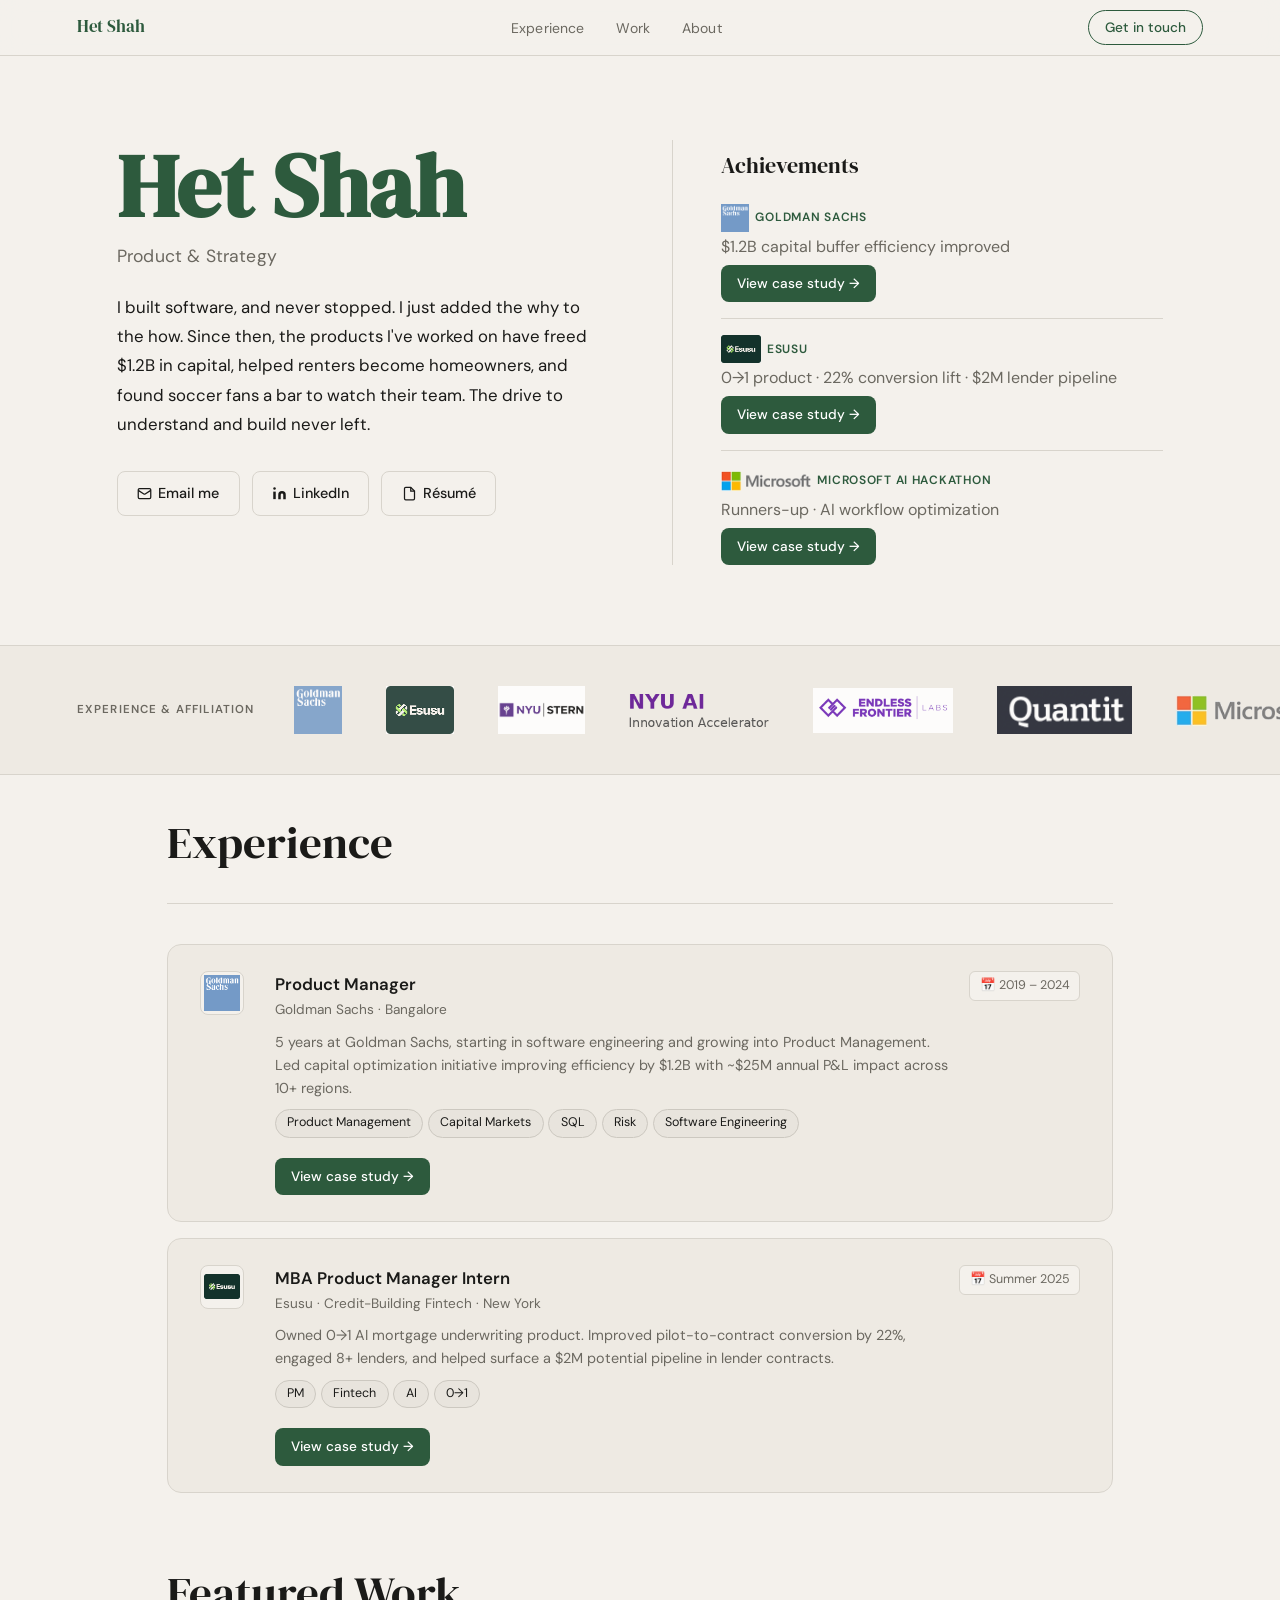
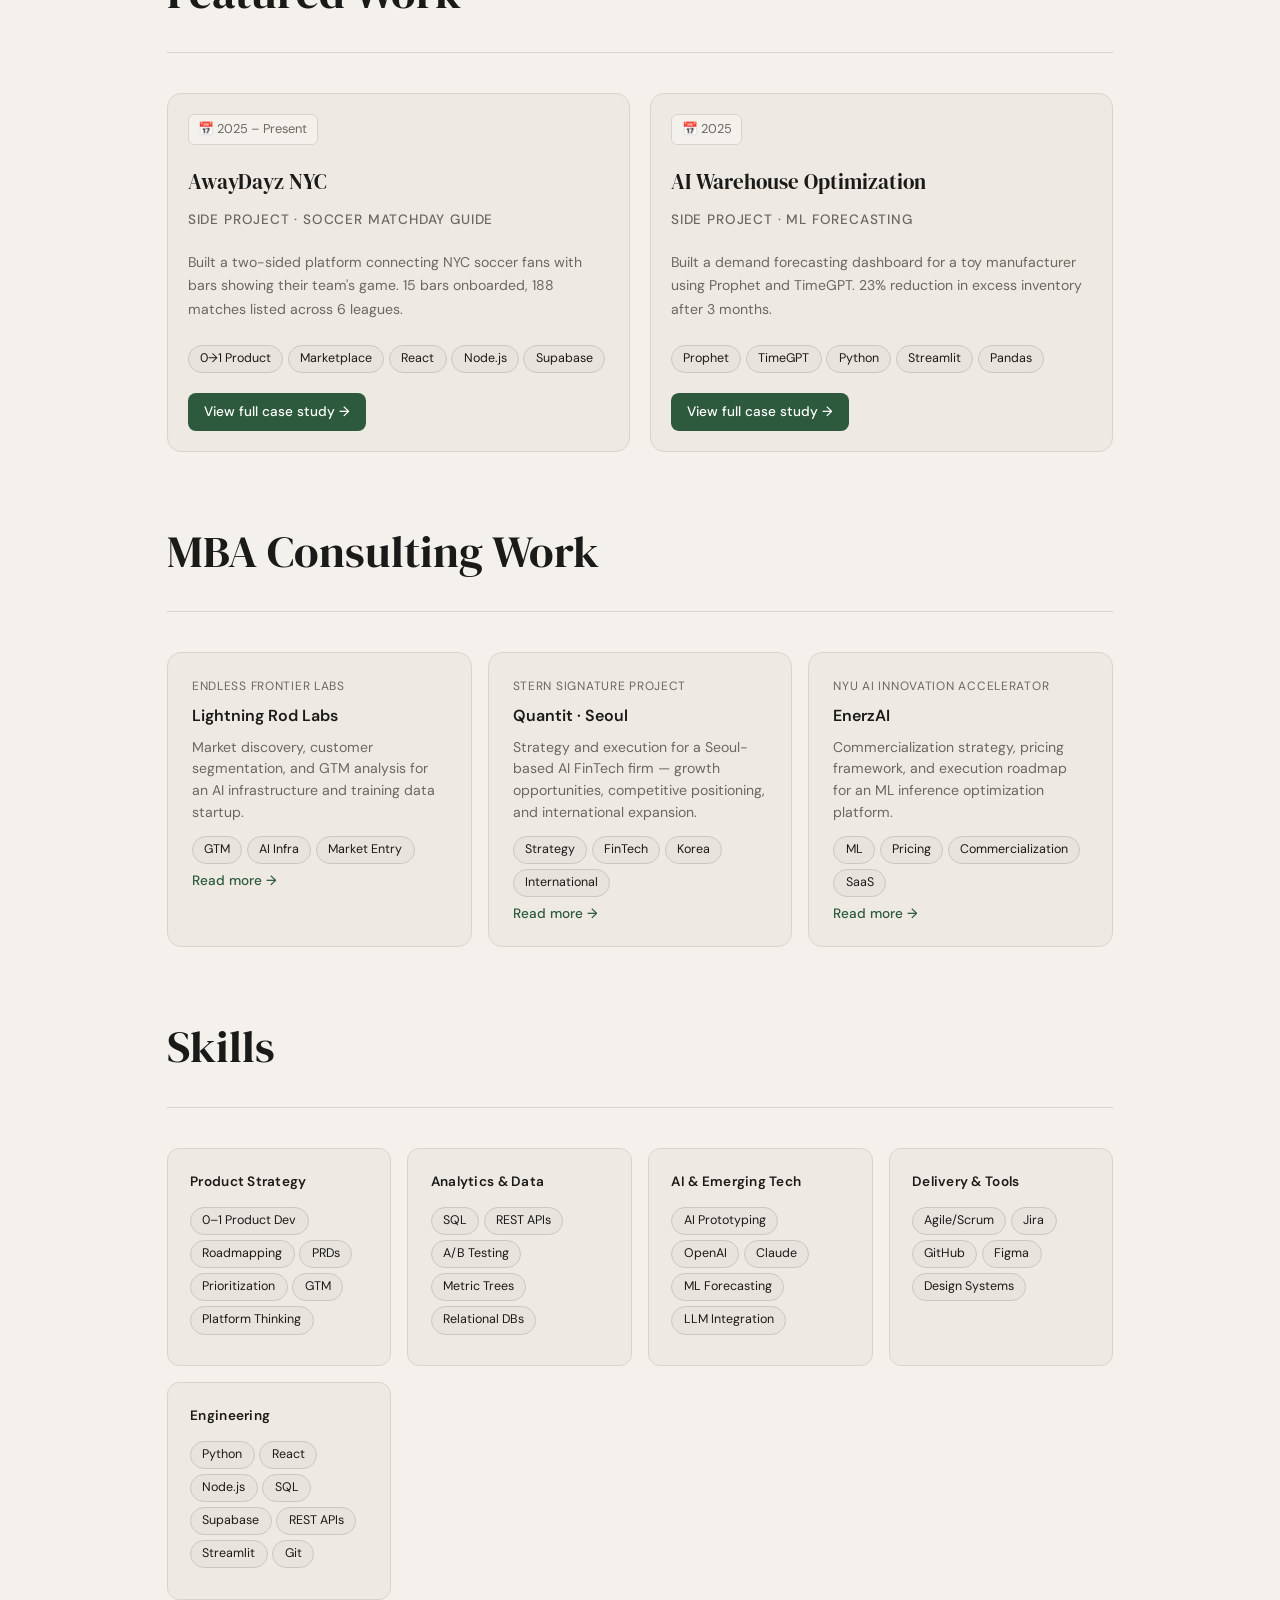
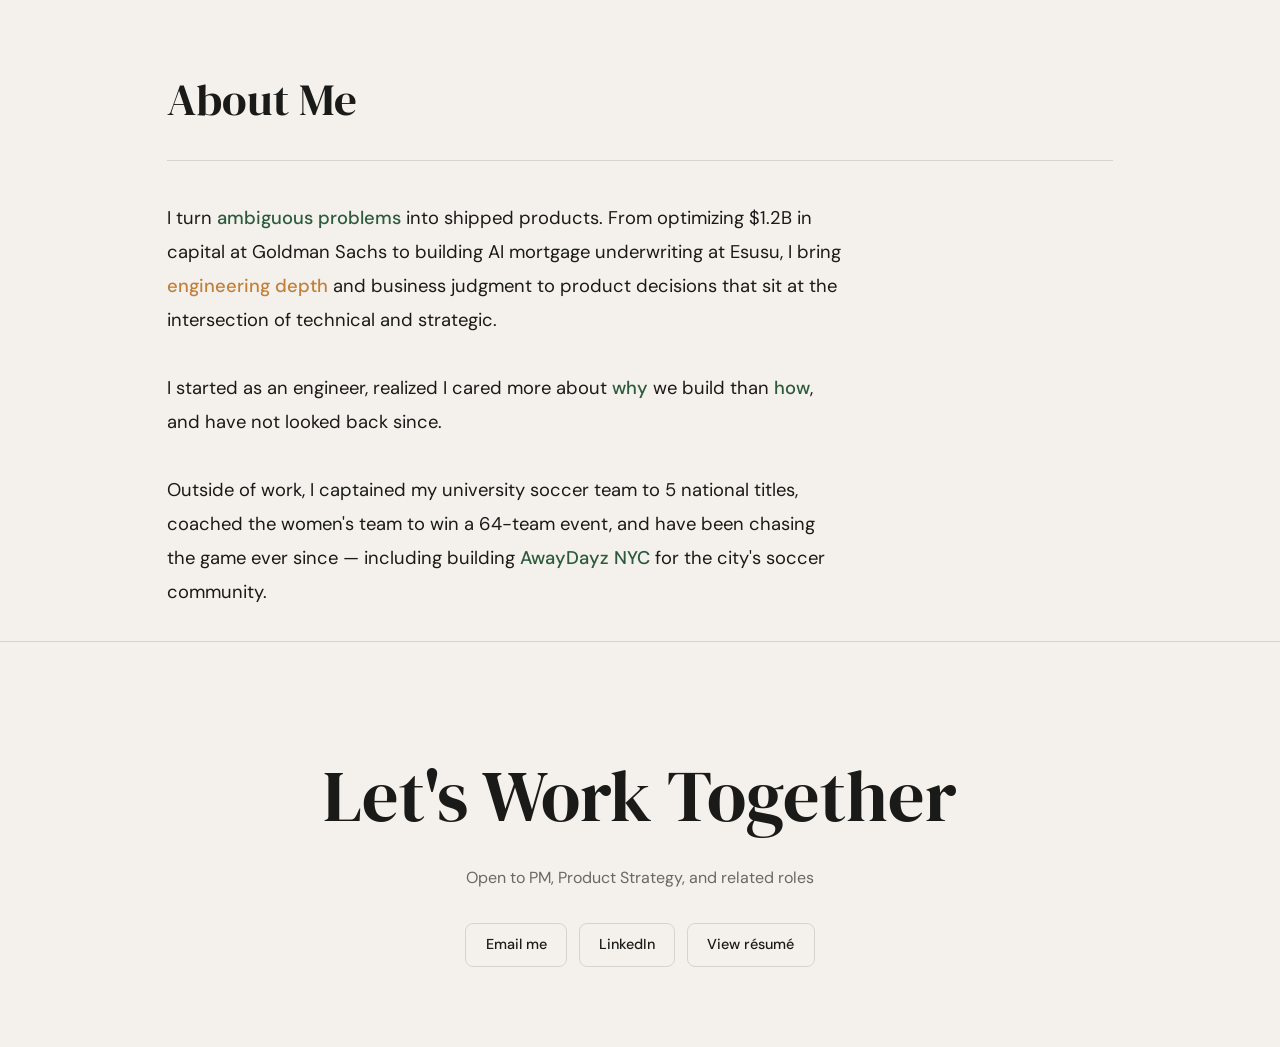
<file: index.html>
<!DOCTYPE html>
<html lang="en">
<head>
  <meta charset="UTF-8" />
  <meta name="viewport" content="width=device-width, initial-scale=1.0" />
  <title>Het Shah — Product & Strategy</title>
  <link rel="preconnect" href="https://fonts.googleapis.com" />
  <link rel="preconnect" href="https://fonts.gstatic.com" crossorigin />
  <link href="https://fonts.googleapis.com/css2?family=DM+Serif+Display:ital@0;1&family=DM+Sans:wght@300;400;500;600&display=swap" rel="stylesheet" />
  <link rel="stylesheet" href="css/style.css" />
</head>
<body>

  <!-- NAV -->
  <nav>
    <a href="/" class="nav-name">Het Shah</a>
    <ul class="nav-links">
      <li><a href="#journey">Experience</a></li>
      <li><a href="#work">Work</a></li>
      <li><a href="#about">About</a></li>
    </ul>
    <a href="mailto:het.shah@stern.nyu.edu" class="nav-cta">Get in touch</a>
  </nav>

  <!-- HERO -->
  <div class="hero">
    <div class="hero-left fade-in">
      <h1 class="hero-name">Het Shah</h1>
      <p class="hero-tagline">Product &amp; Strategy</p>
      <p class="hero-bio">
        I built software, and never stopped. I just added the why to the how. Since then, the products I've worked on have freed $1.2B in capital, helped renters become homeowners, and found soccer fans a bar to watch their team. The drive to understand and build never left.
      </p>
      <div class="cta-row">
        <a href="mailto:het.shah@stern.nyu.edu" class="btn">
          <svg viewBox="0 0 24 24" fill="none" stroke="currentColor" stroke-width="2"><rect x="2" y="4" width="20" height="16" rx="2"/><path d="m22 7-8.97 5.7a1.94 1.94 0 0 1-2.06 0L2 7"/></svg>
          Email me
        </a>
        <a href="https://www.linkedin.com/in/het-shah-0205/" target="_blank" class="btn">
          <svg viewBox="0 0 24 24" fill="currentColor"><path d="M16 8a6 6 0 0 1 6 6v7h-4v-7a2 2 0 0 0-2-2 2 2 0 0 0-2 2v7h-4v-7a6 6 0 0 1 6-6z"/><rect x="2" y="9" width="4" height="12"/><circle cx="4" cy="4" r="2"/></svg>
          LinkedIn
        </a>
        <a href="assets/Shah_Het_Resume.pdf" target="_blank" class="btn">
          <svg viewBox="0 0 24 24" fill="none" stroke="currentColor" stroke-width="2"><path d="M14 2H6a2 2 0 0 0-2 2v16a2 2 0 0 0 2 2h12a2 2 0 0 0 2-2V8z"/><polyline points="14,2 14,8 20,8"/></svg>
          Résumé
        </a>
      </div>
    </div>
    <div class="hero-right fade-in">
      <div class="hero-stats">
        <div class="hero-section-label">Achievements</div>
        <div class="hero-achievement">
          <div class="hero-achievement-company">
            <img src="assets/logos/goldman.png" class="stat-logo" alt="Goldman Sachs"> Goldman Sachs
          </div>
          <div class="hero-achievement-title">$1.2B capital buffer efficiency improved</div>
          <a href="goldman.html" class="journey-case-link" style="margin-top:0.4rem;">View case study →</a>
        </div>
        <div class="hero-achievement">
          <div class="hero-achievement-company">
            <img src="assets/logos/esusu.png" class="stat-logo" alt="Esusu"> Esusu
          </div>
          <div class="hero-achievement-title">0→1 product · 22% conversion lift · $2M lender pipeline</div>
          <a href="esusu.html" class="journey-case-link" style="margin-top:0.4rem;">View case study →</a>
        </div>
        <div class="hero-achievement">
          <div class="hero-achievement-company">
            <img src="assets/logos/microsoft.png" class="stat-logo" alt="Microsoft"> Microsoft AI Hackathon
          </div>
          <div class="hero-achievement-title">Runners-up · AI workflow optimization</div>
          <a href="microsoft.html" class="journey-case-link" style="margin-top:0.4rem;">View case study →</a>
        </div>
      </div>
    </div>
  </div>

  <!-- LOGOS (static Sierra-style, hardcoded) -->
  <div class="logos-bar">
    <span class="logos-bar-label">Experience &amp; affiliation</span>
    <div class="logos-bar-grid">
      <div class="logos-bar-item"><img class="logos-bar-logo" src="assets/logos/goldman.png" alt="Goldman Sachs"></div>
      <div class="logos-bar-item"><img class="logos-bar-logo" src="assets/logos/esusu.png" alt="Esusu"></div>
      <div class="logos-bar-item"><img class="logos-bar-logo" src="assets/logos/nyu.png" alt="NYU Stern"></div>
      <div class="logos-bar-item"><img class="logos-bar-logo" src="assets/logos/nyu_accel.png" alt="NYU AI Accelerator"></div>
      <div class="logos-bar-item"><img class="logos-bar-logo" src="assets/logos/endless.png" alt="Endless Frontier Labs"></div>
      <div class="logos-bar-item"><img class="logos-bar-logo" src="assets/logos/quantit.png" alt="Quantit"></div>
      <div class="logos-bar-item"><img class="logos-bar-logo" src="assets/logos/microsoft.png" alt="Microsoft"></div>
    </div>
  </div>

  <!-- JOURNEY -->
  <section id="journey">
    <h2 class="section-label fade-in">Experience</h2>
    <div class="section-divider"></div>
    <div class="journey-grid" id="journey-grid"></div>
  </section>

  <!-- FEATURED WORK -->
  <section id="work">
    <h2 class="section-label fade-in">Featured Work</h2>
    <div class="section-divider"></div>
    <div class="work-grid" id="work-grid"></div>
  </section>

  <!-- MBA CONSULTING -->
  <section id="consulting">
    <h2 class="section-label fade-in">MBA Consulting Work</h2>
    <div class="section-divider"></div>
    <div class="consulting-grid" id="consulting-grid"></div>
  </section>

  <!-- SKILLS -->
  <section id="skills">
    <h2 class="section-label fade-in">Skills</h2>
    <div class="section-divider"></div>
    <div class="skills-grid" id="skills-grid"></div>
  </section>

  <!-- ABOUT -->
  <section id="about">
    <h2 class="section-label fade-in">About Me</h2>
    <div class="section-divider"></div>
    <p class="about-text fade-in">
      I turn <em>ambiguous problems</em> into shipped products. From optimizing $1.2B in capital at Goldman Sachs to building AI mortgage underwriting at Esusu, I bring <span class="warm">engineering depth</span> and business judgment to product decisions that sit at the intersection of technical and strategic.
      <br/><br/>
      I started as an engineer, realized I cared more about <em>why</em> we build than <em>how</em>, and have not looked back since.
      <br/><br/>
      Outside of work, I captained my university soccer team to 5 national titles, coached the women's team to win a 64-team event, and have been chasing the game ever since — including building <em>AwayDayz NYC</em> for the city's soccer community.
    </p>
  </section>

  <!-- CTA -->
  <div class="cta-section fade-in">
    <h2 class="cta-headline">Let's Work Together</h2>
    <p class="cta-sub">Open to PM, Product Strategy, and related roles</p>
    <div class="cta-btns">
      <a href="mailto:het.shah@stern.nyu.edu" class="btn">Email me</a>
      <a href="https://www.linkedin.com/in/het-shah-0205/" target="_blank" class="btn">LinkedIn</a>
      <a href="assets/Shah_Het_Resume.pdf" target="_blank" class="btn">View résumé</a>
    </div>
  </div>

  <!-- PROJECT DETAIL MODAL -->
  <div class="modal-overlay" id="modal-overlay" onclick="closeModal()">
    <div class="modal" onclick="event.stopPropagation()">
      <button class="modal-close" onclick="closeModal()">✕</button>
      <div class="modal-content" id="modal-content"></div>
    </div>
  </div>

  <!-- SCRIPTS -->
  <script src="js/data.js"></script>
  <script src="js/render.js"></script>
  <script src="js/main.js"></script>
</body>
</html>
</file>
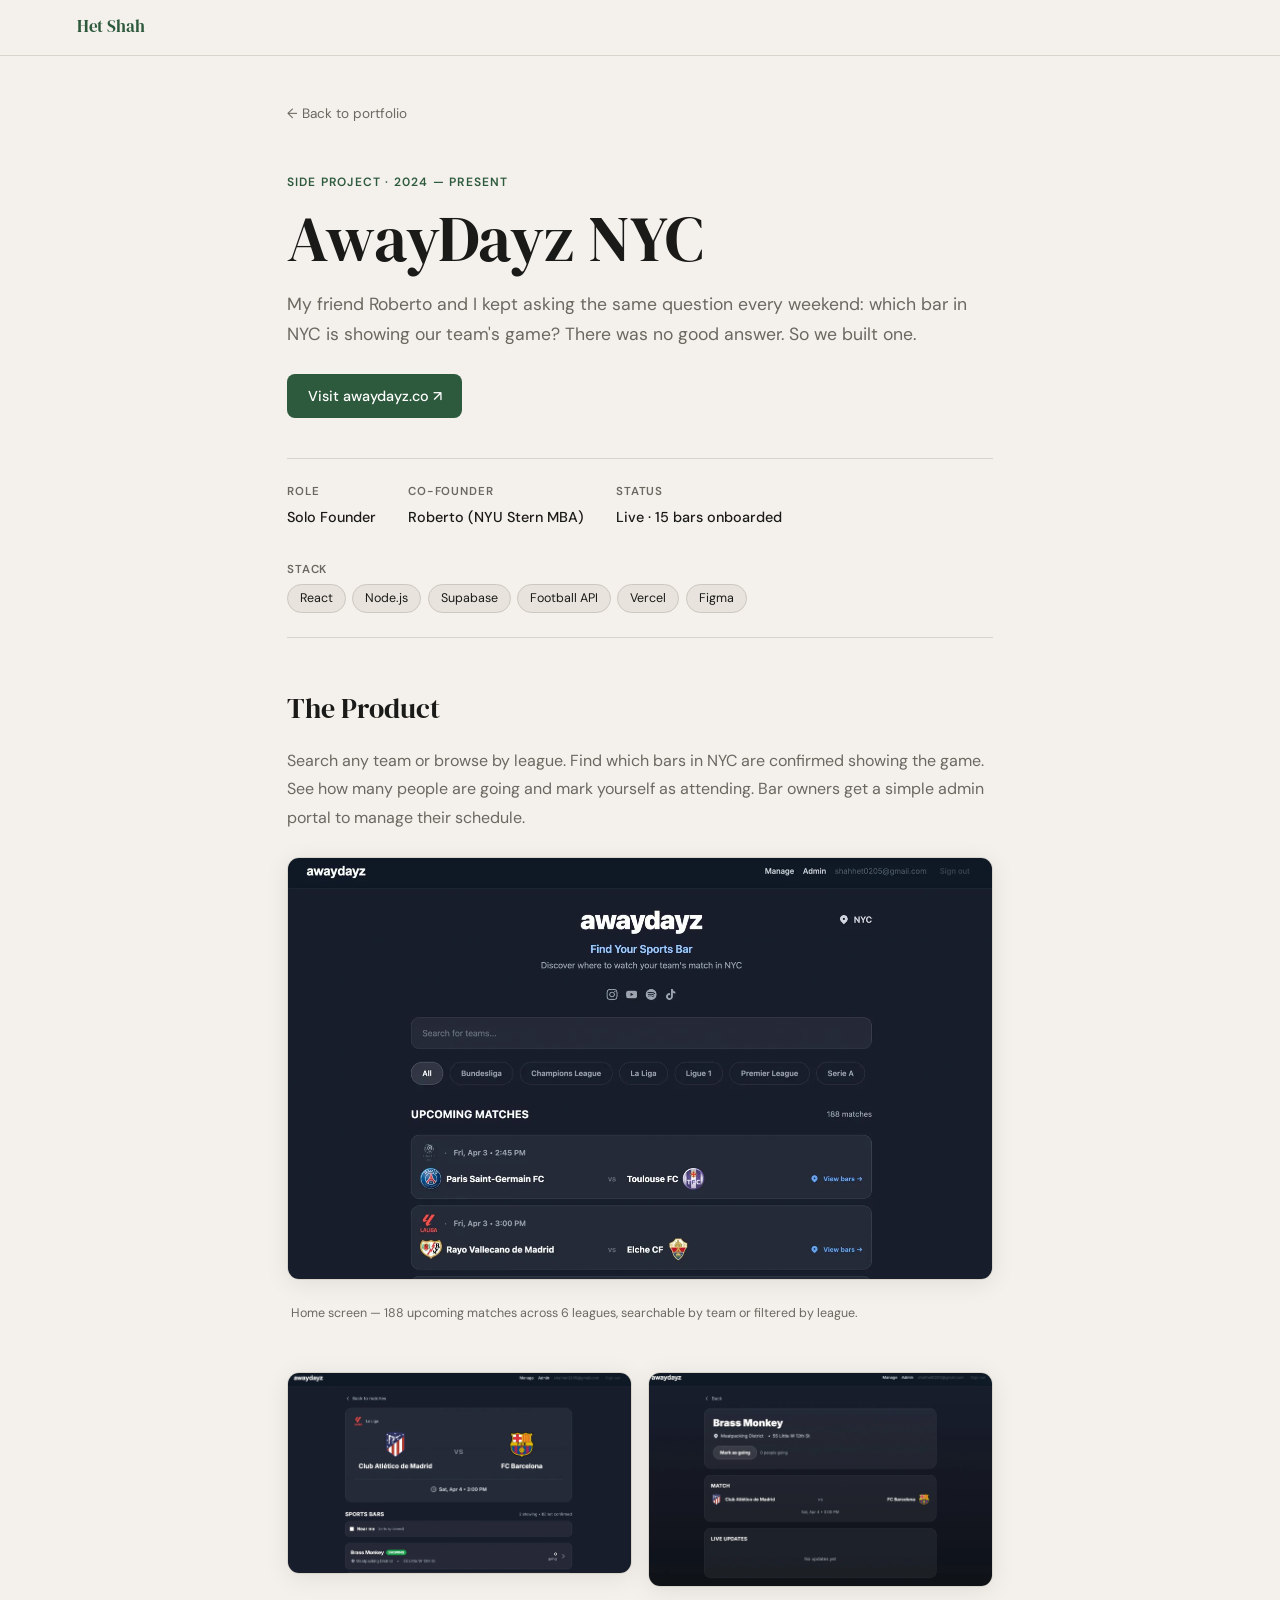
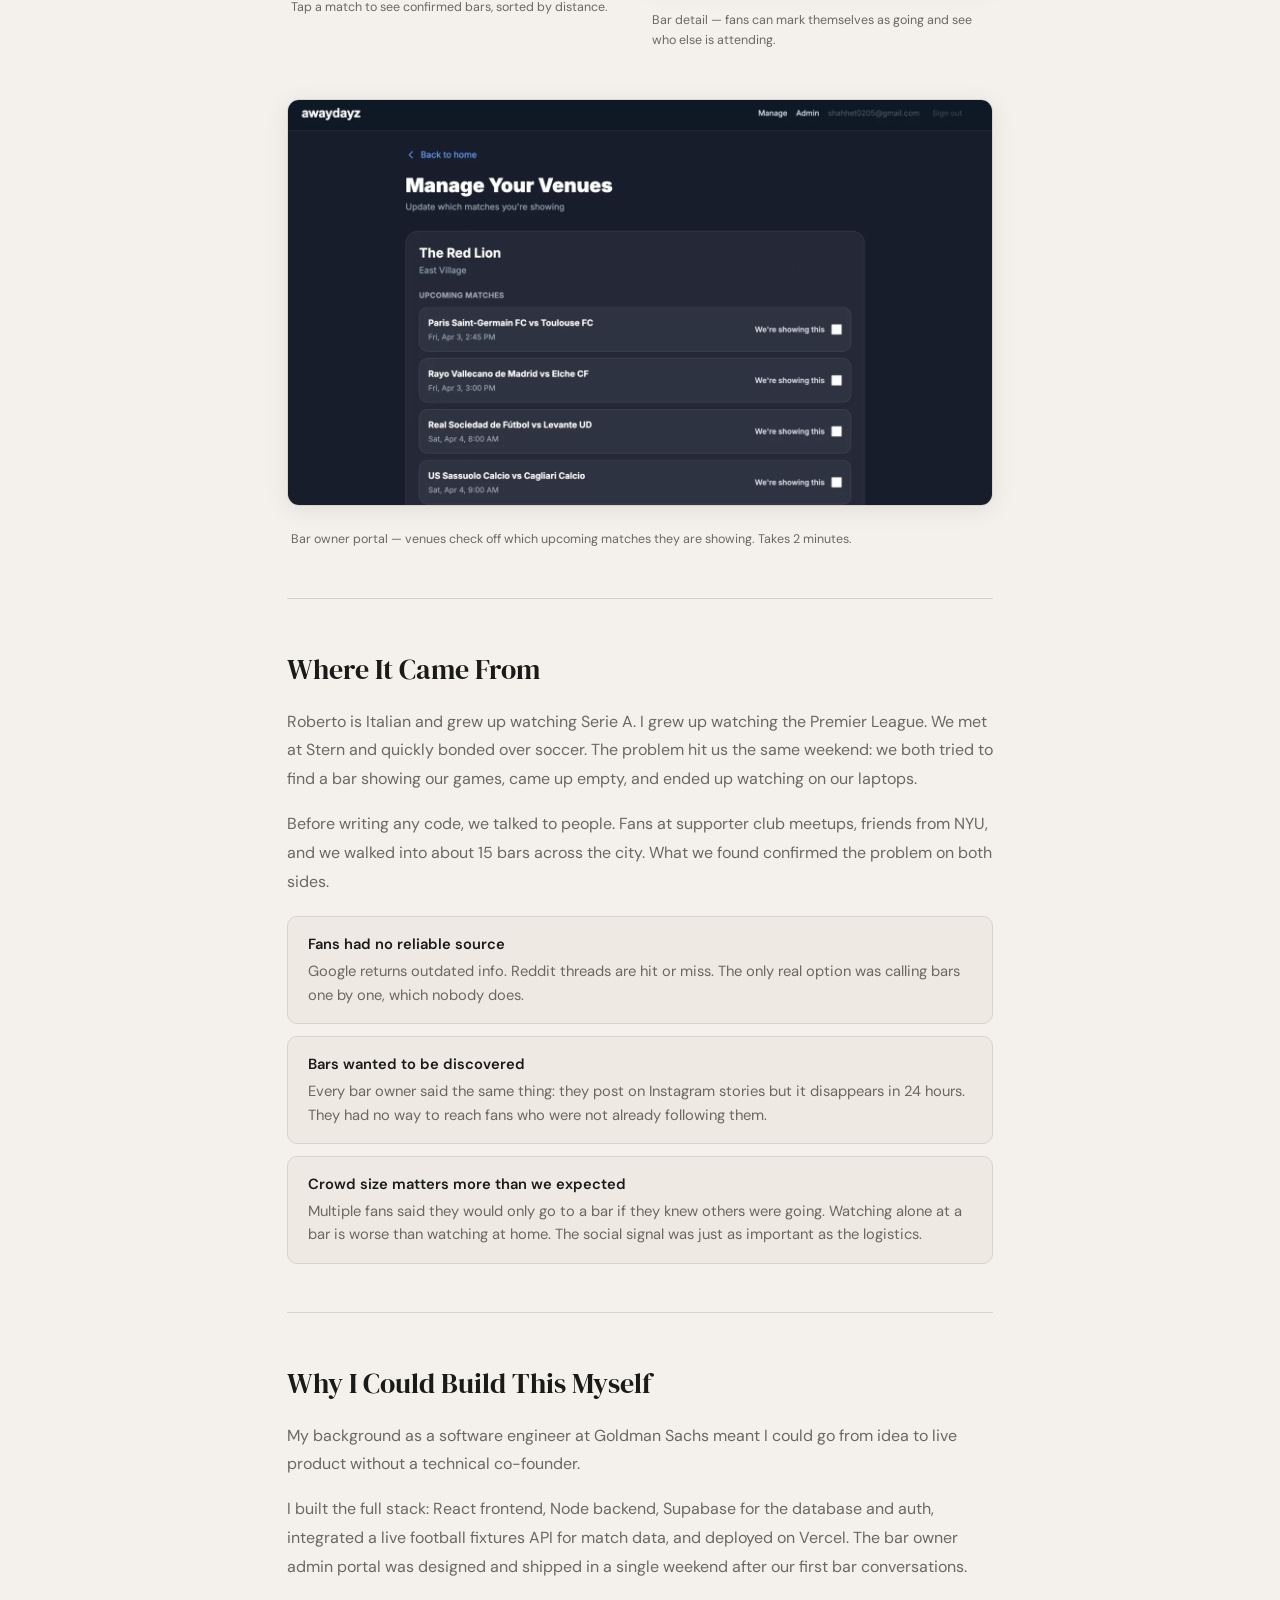
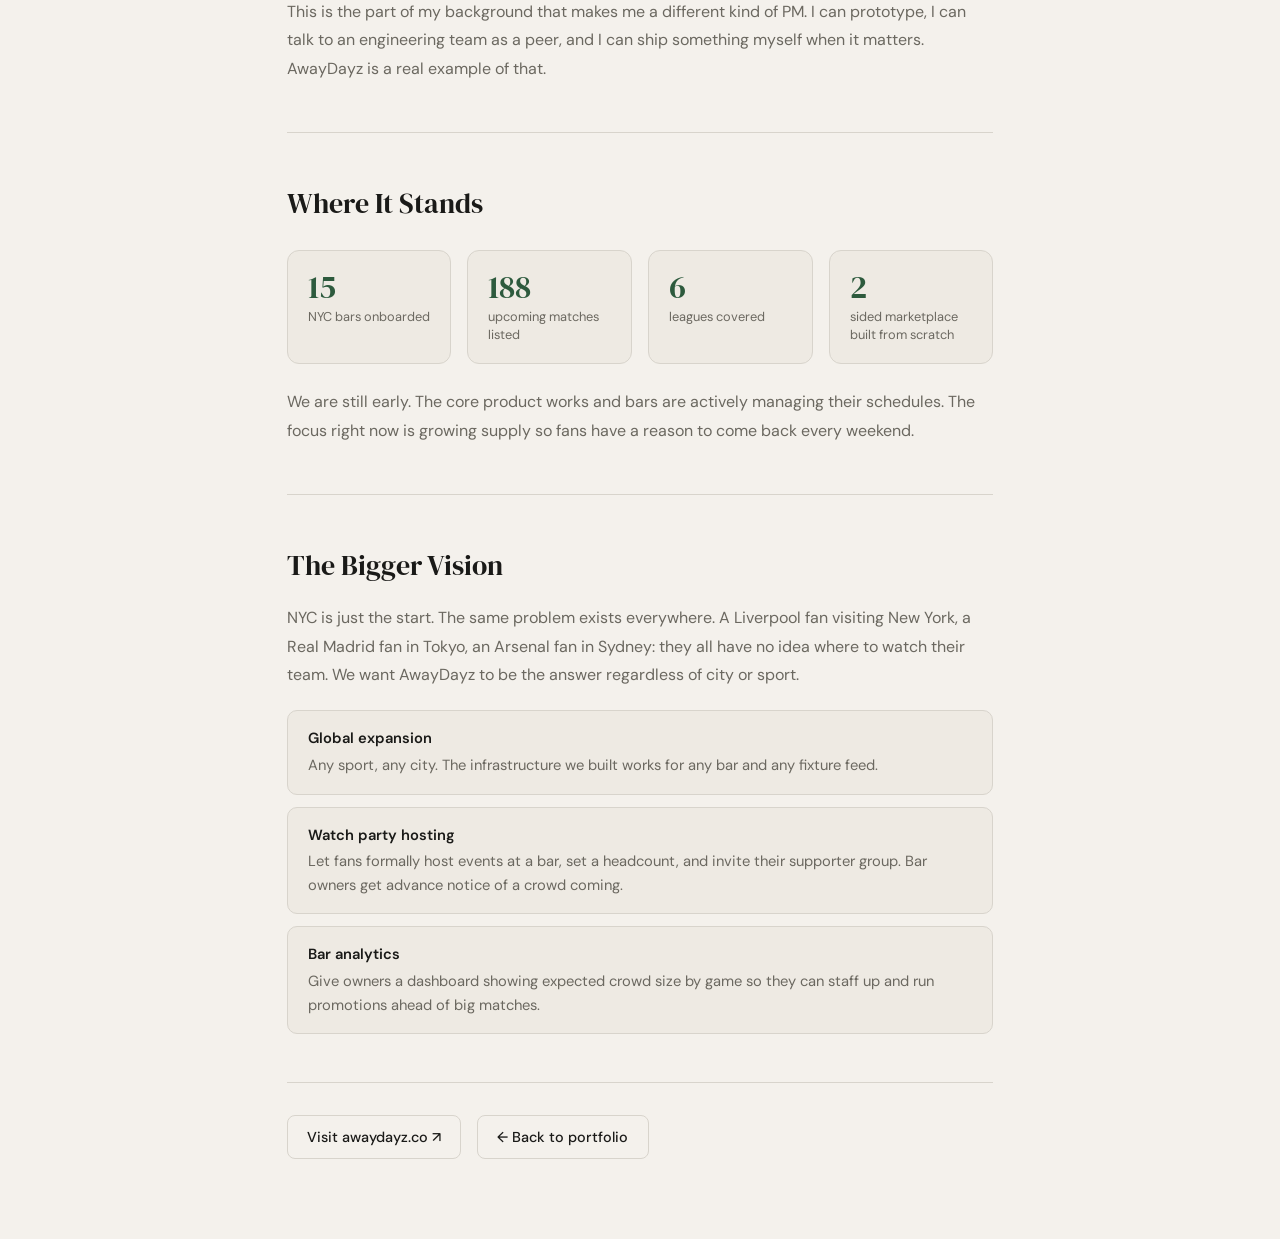
<file: awaydays.html>
<!DOCTYPE html>
<html lang="en">
<head>
  <meta charset="UTF-8" />
  <meta name="viewport" content="width=device-width, initial-scale=1.0" />
  <title>AwayDayz — Het Shah</title>
  <link rel="preconnect" href="https://fonts.googleapis.com" />
  <link rel="preconnect" href="https://fonts.gstatic.com" crossorigin />
  <link href="https://fonts.googleapis.com/css2?family=DM+Serif+Display:ital@0;1&family=DM+Sans:wght@300;400;500;600&display=swap" rel="stylesheet" />
  <link rel="stylesheet" href="css/style.css" />
  <style>
    .cs-wrap { max-width: 860px; margin: 0 auto; padding: 100px 6vw 80px; }
    .cs-back { display: inline-flex; align-items: center; gap: 0.4rem; font-size: 0.85rem; color: var(--text-muted); text-decoration: none; margin-bottom: 3rem; transition: color 0.2s; }
    .cs-back:hover { color: var(--accent); }
    .cs-eyebrow { font-size: 0.75rem; font-weight: 600; text-transform: uppercase; letter-spacing: 0.1em; color: var(--accent); margin-bottom: 0.75rem; }
    .cs-title { font-family: 'DM Serif Display', serif; font-size: clamp(2.5rem, 6vw, 4rem); font-weight: 400; line-height: 1.1; margin-bottom: 1rem; color: var(--text); }
    .cs-subtitle { font-size: 1.1rem; color: var(--text-muted); line-height: 1.7; max-width: 680px; margin-bottom: 1.5rem; }
    .cs-live { display: inline-flex; align-items: center; gap: 0.5rem; background: var(--accent); color: #fff; padding: 0.65rem 1.3rem; border-radius: 8px; font-size: 0.9rem; font-weight: 500; text-decoration: none; font-family: 'DM Sans', sans-serif; transition: background 0.2s; margin-bottom: 2.5rem; }
    .cs-live:hover { background: var(--accent-light); }
    .cs-meta { display: flex; flex-wrap: wrap; gap: 2rem; padding: 1.5rem 0; border-top: 1px solid var(--border); border-bottom: 1px solid var(--border); margin-bottom: 3rem; }
    .cs-meta-label { font-size: 0.72rem; font-weight: 600; text-transform: uppercase; letter-spacing: 0.08em; color: var(--text-muted); margin-bottom: 0.3rem; }
    .cs-meta-value { font-size: 0.9rem; color: var(--text); font-weight: 500; }
    .cs-tools { display: flex; flex-wrap: wrap; gap: 0.4rem; }
    .cs-tool { background: var(--tag-bg); border: 1px solid var(--tag-border); border-radius: 20px; padding: 0.2rem 0.75rem; font-size: 0.78rem; color: var(--text); }
    .cs-section { margin-bottom: 3rem; }
    .cs-section-title { font-family: 'DM Serif Display', serif; font-size: 1.75rem; font-weight: 400; margin-bottom: 1rem; color: var(--text); }
    .cs-text { font-size: 1rem; color: var(--text-muted); line-height: 1.8; margin-bottom: 1rem; }
    .cs-screenshot-wrap { margin: 1.5rem 0; border-radius: 12px; overflow: hidden; border: 1px solid var(--border); box-shadow: 0 4px 24px rgba(0,0,0,0.08); }
    .cs-screenshot-wrap img { width: 100%; height: auto; display: block; }
    .cs-screenshot-caption { font-size: 0.78rem; color: var(--text-muted); margin-top: 0.5rem; padding-left: 0.25rem; margin-bottom: 1.5rem; }
    .cs-screenshots-2col { display: grid; grid-template-columns: 1fr 1fr; gap: 1rem; margin: 1.5rem 0; }
    .cs-stats { display: grid; grid-template-columns: repeat(4, 1fr); gap: 1rem; margin: 1.5rem 0; }
    .cs-stat { background: var(--bg-card); border: 1px solid var(--border); border-radius: 12px; padding: 1.25rem; }
    .cs-stat-num { font-family: 'DM Serif Display', serif; font-size: 2rem; color: var(--accent); line-height: 1; margin-bottom: 0.3rem; }
    .cs-stat-label { font-size: 0.8rem; color: var(--text-muted); line-height: 1.4; }
    .cs-learnings { display: flex; flex-direction: column; gap: 0.75rem; margin: 1.25rem 0; }
    .cs-learning { background: var(--bg-card); border: 1px solid var(--border); border-radius: 10px; padding: 1rem 1.25rem; font-size: 0.92rem; color: var(--text-muted); line-height: 1.6; }
    .cs-learning strong { color: var(--text); font-weight: 600; display: block; margin-bottom: 0.2rem; }
    .cs-divider { height: 1px; background: var(--border); margin: 3rem 0; }
    .cs-cta { display: flex; gap: 1rem; align-items: center; flex-wrap: wrap; padding-top: 2rem; border-top: 1px solid var(--border); }
    @media (max-width: 768px) { .cs-screenshots-2col { grid-template-columns: 1fr; } .cs-stats { grid-template-columns: 1fr 1fr; } }
  </style>
</head>
<body>

  <nav><span class="nav-name">Het Shah</span></nav>

  <div class="cs-wrap">

    <a href="index.html" class="cs-back">← Back to portfolio</a>

    <div class="cs-hero fade-in">
      <div class="cs-eyebrow">Side Project · 2024 — Present</div>
      <h1 class="cs-title">AwayDayz NYC</h1>
      <p class="cs-subtitle">My friend Roberto and I kept asking the same question every weekend: which bar in NYC is showing our team's game? There was no good answer. So we built one.</p>
      <a href="https://www.awaydayz.co" target="_blank" class="cs-live">Visit awaydayz.co ↗</a>
    </div>

    <div class="cs-meta fade-in">
      <div>
        <div class="cs-meta-label">Role</div>
        <div class="cs-meta-value">Solo Founder</div>
      </div>
      <div>
        <div class="cs-meta-label">Co-founder</div>
        <div class="cs-meta-value">Roberto (NYU Stern MBA)</div>
      </div>
      <div>
        <div class="cs-meta-label">Status</div>
        <div class="cs-meta-value">Live · 15 bars onboarded</div>
      </div>
      <div>
        <div class="cs-meta-label">Stack</div>
        <div class="cs-tools">
          <span class="cs-tool">React</span>
          <span class="cs-tool">Node.js</span>
          <span class="cs-tool">Supabase</span>
          <span class="cs-tool">Football API</span>
          <span class="cs-tool">Vercel</span>
          <span class="cs-tool">Figma</span>
        </div>
      </div>
    </div>

    <div class="cs-section fade-in">
      <h2 class="cs-section-title">The Product</h2>
      <p class="cs-text">Search any team or browse by league. Find which bars in NYC are confirmed showing the game. See how many people are going and mark yourself as attending. Bar owners get a simple admin portal to manage their schedule.</p>

      <div class="cs-screenshot-wrap">
        <img src="case-studies/awaydays/screen1.png" alt="AwayDayz home screen" />
      </div>
      <p class="cs-screenshot-caption">Home screen — 188 upcoming matches across 6 leagues, searchable by team or filtered by league.</p>

      <div class="cs-screenshots-2col">
        <div>
          <div class="cs-screenshot-wrap">
            <img src="case-studies/awaydays/screen2.png" alt="Bar finder for a specific match" />
          </div>
          <p class="cs-screenshot-caption">Tap a match to see confirmed bars, sorted by distance.</p>
        </div>
        <div>
          <div class="cs-screenshot-wrap">
            <img src="case-studies/awaydays/screen3.png" alt="Bar detail page" />
          </div>
          <p class="cs-screenshot-caption">Bar detail — fans can mark themselves as going and see who else is attending.</p>
        </div>
      </div>

      <div class="cs-screenshot-wrap">
        <img src="case-studies/awaydays/screen4.png" alt="Bar owner admin portal" />
      </div>
      <p class="cs-screenshot-caption">Bar owner portal — venues check off which upcoming matches they are showing. Takes 2 minutes.</p>
    </div>

    <div class="cs-divider"></div>

    <div class="cs-section fade-in">
      <h2 class="cs-section-title">Where It Came From</h2>
      <p class="cs-text">Roberto is Italian and grew up watching Serie A. I grew up watching the Premier League. We met at Stern and quickly bonded over soccer. The problem hit us the same weekend: we both tried to find a bar showing our games, came up empty, and ended up watching on our laptops.</p>
      <p class="cs-text">Before writing any code, we talked to people. Fans at supporter club meetups, friends from NYU, and we walked into about 15 bars across the city. What we found confirmed the problem on both sides.</p>

      <div class="cs-learnings">
        <div class="cs-learning">
          <strong>Fans had no reliable source</strong>
          Google returns outdated info. Reddit threads are hit or miss. The only real option was calling bars one by one, which nobody does.
        </div>
        <div class="cs-learning">
          <strong>Bars wanted to be discovered</strong>
          Every bar owner said the same thing: they post on Instagram stories but it disappears in 24 hours. They had no way to reach fans who were not already following them.
        </div>
        <div class="cs-learning">
          <strong>Crowd size matters more than we expected</strong>
          Multiple fans said they would only go to a bar if they knew others were going. Watching alone at a bar is worse than watching at home. The social signal was just as important as the logistics.
        </div>
      </div>
    </div>

    <div class="cs-divider"></div>

    <div class="cs-section fade-in">
      <h2 class="cs-section-title">Why I Could Build This Myself</h2>
      <p class="cs-text">My background as a software engineer at Goldman Sachs meant I could go from idea to live product without a technical co-founder.</p>
      <p class="cs-text">I built the full stack: React frontend, Node backend, Supabase for the database and auth, integrated a live football fixtures API for match data, and deployed on Vercel. The bar owner admin portal was designed and shipped in a single weekend after our first bar conversations.</p>
      <p class="cs-text">This is the part of my background that makes me a different kind of PM. I can prototype, I can talk to an engineering team as a peer, and I can ship something myself when it matters. AwayDayz is a real example of that.</p>
    </div>

    <div class="cs-divider"></div>

    <div class="cs-section fade-in">
      <h2 class="cs-section-title">Where It Stands</h2>
      <div class="cs-stats">
        <div class="cs-stat">
          <div class="cs-stat-num">15</div>
          <div class="cs-stat-label">NYC bars onboarded</div>
        </div>
        <div class="cs-stat">
          <div class="cs-stat-num">188</div>
          <div class="cs-stat-label">upcoming matches listed</div>
        </div>
        <div class="cs-stat">
          <div class="cs-stat-num">6</div>
          <div class="cs-stat-label">leagues covered</div>
        </div>
        <div class="cs-stat">
          <div class="cs-stat-num">2</div>
          <div class="cs-stat-label">sided marketplace built from scratch</div>
        </div>
      </div>
      <p class="cs-text">We are still early. The core product works and bars are actively managing their schedules. The focus right now is growing supply so fans have a reason to come back every weekend.</p>
    </div>

    <div class="cs-divider"></div>

    <div class="cs-section fade-in">
      <h2 class="cs-section-title">The Bigger Vision</h2>
      <p class="cs-text">NYC is just the start. The same problem exists everywhere. A Liverpool fan visiting New York, a Real Madrid fan in Tokyo, an Arsenal fan in Sydney: they all have no idea where to watch their team. We want AwayDayz to be the answer regardless of city or sport.</p>
      <div class="cs-learnings">
        <div class="cs-learning">
          <strong>Global expansion</strong>
          Any sport, any city. The infrastructure we built works for any bar and any fixture feed.
        </div>
        <div class="cs-learning">
          <strong>Watch party hosting</strong>
          Let fans formally host events at a bar, set a headcount, and invite their supporter group. Bar owners get advance notice of a crowd coming.
        </div>
        <div class="cs-learning">
          <strong>Bar analytics</strong>
          Give owners a dashboard showing expected crowd size by game so they can staff up and run promotions ahead of big matches.
        </div>
      </div>
    </div>

    <div class="cs-cta fade-in">
        <a href="https://www.awaydayz.co" target="_blank" class="btn">Visit awaydayz.co ↗</a>
        <a href="index.html" class="btn">← Back to portfolio</a>
      </div>

  </div>

  <script>
    document.querySelectorAll('.fade-in').forEach(el => el.classList.add('visible'));
  </script>
</body>
</html>
</file>
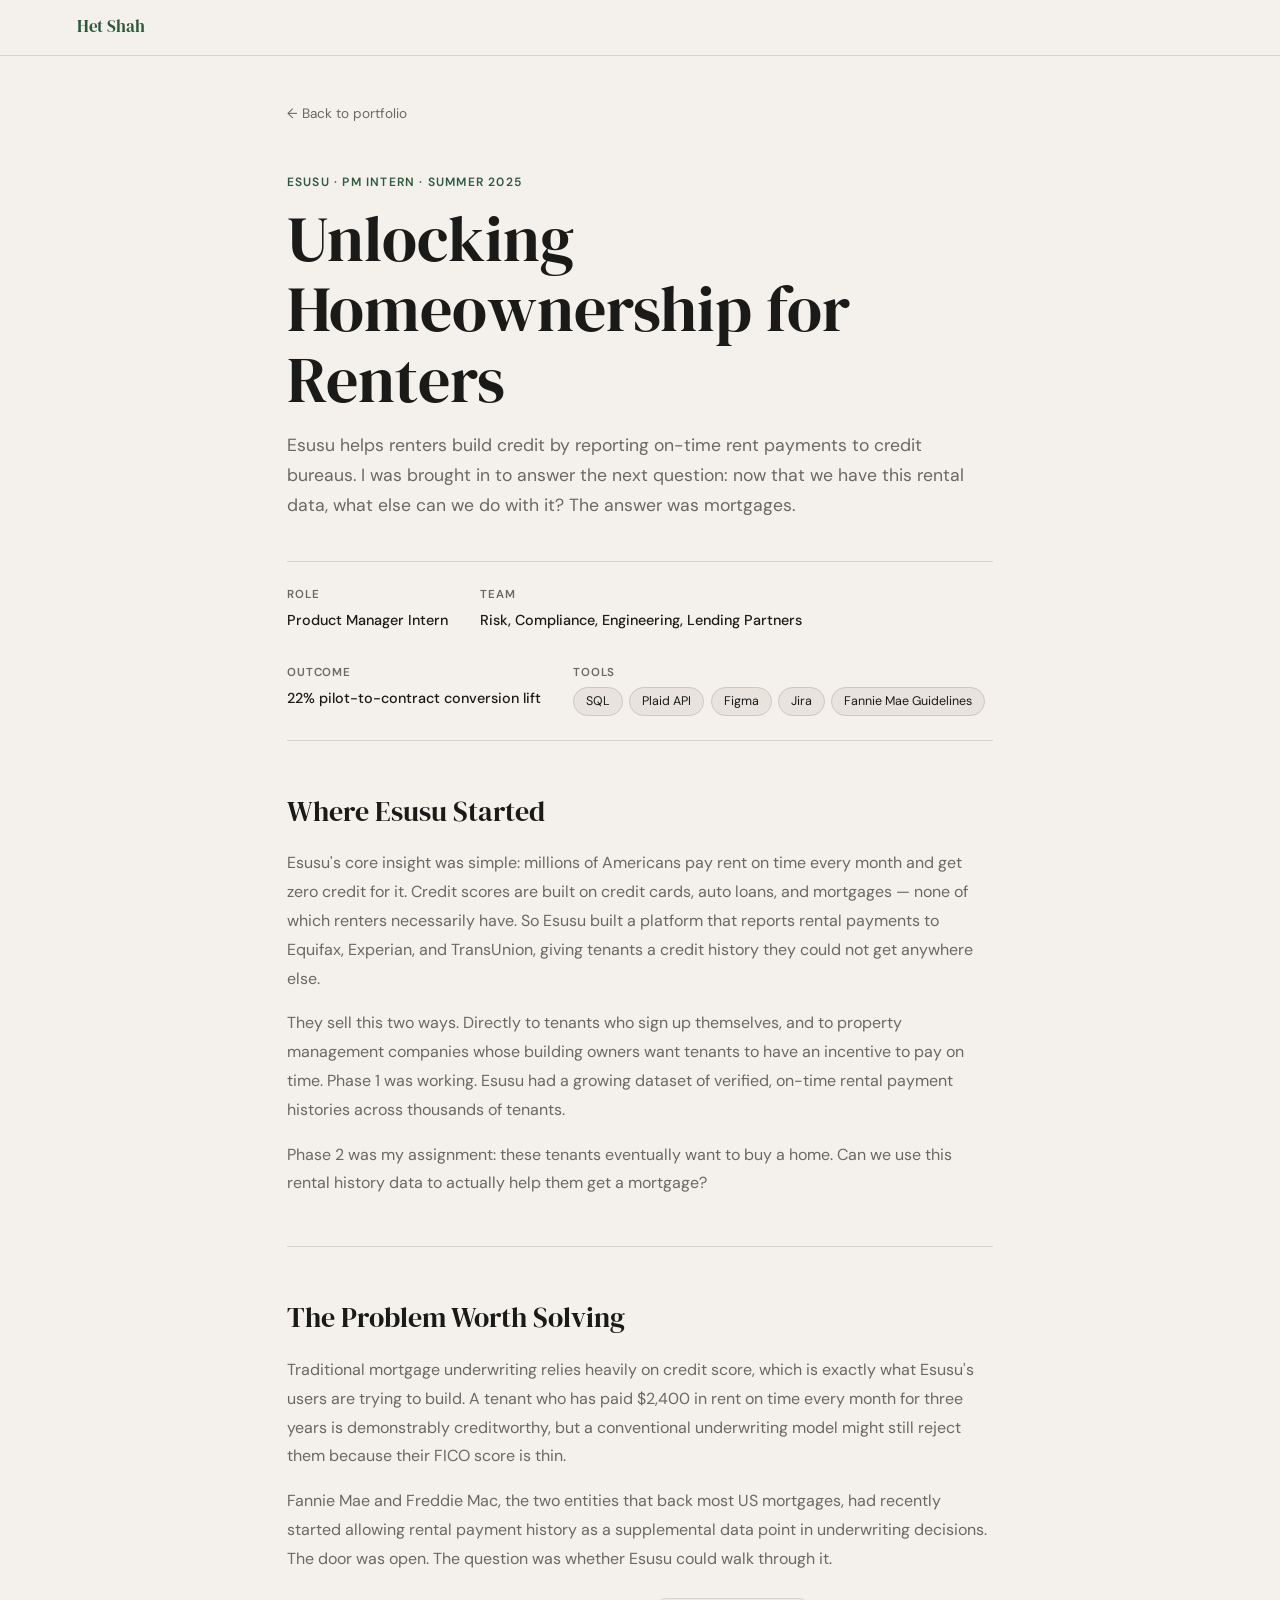
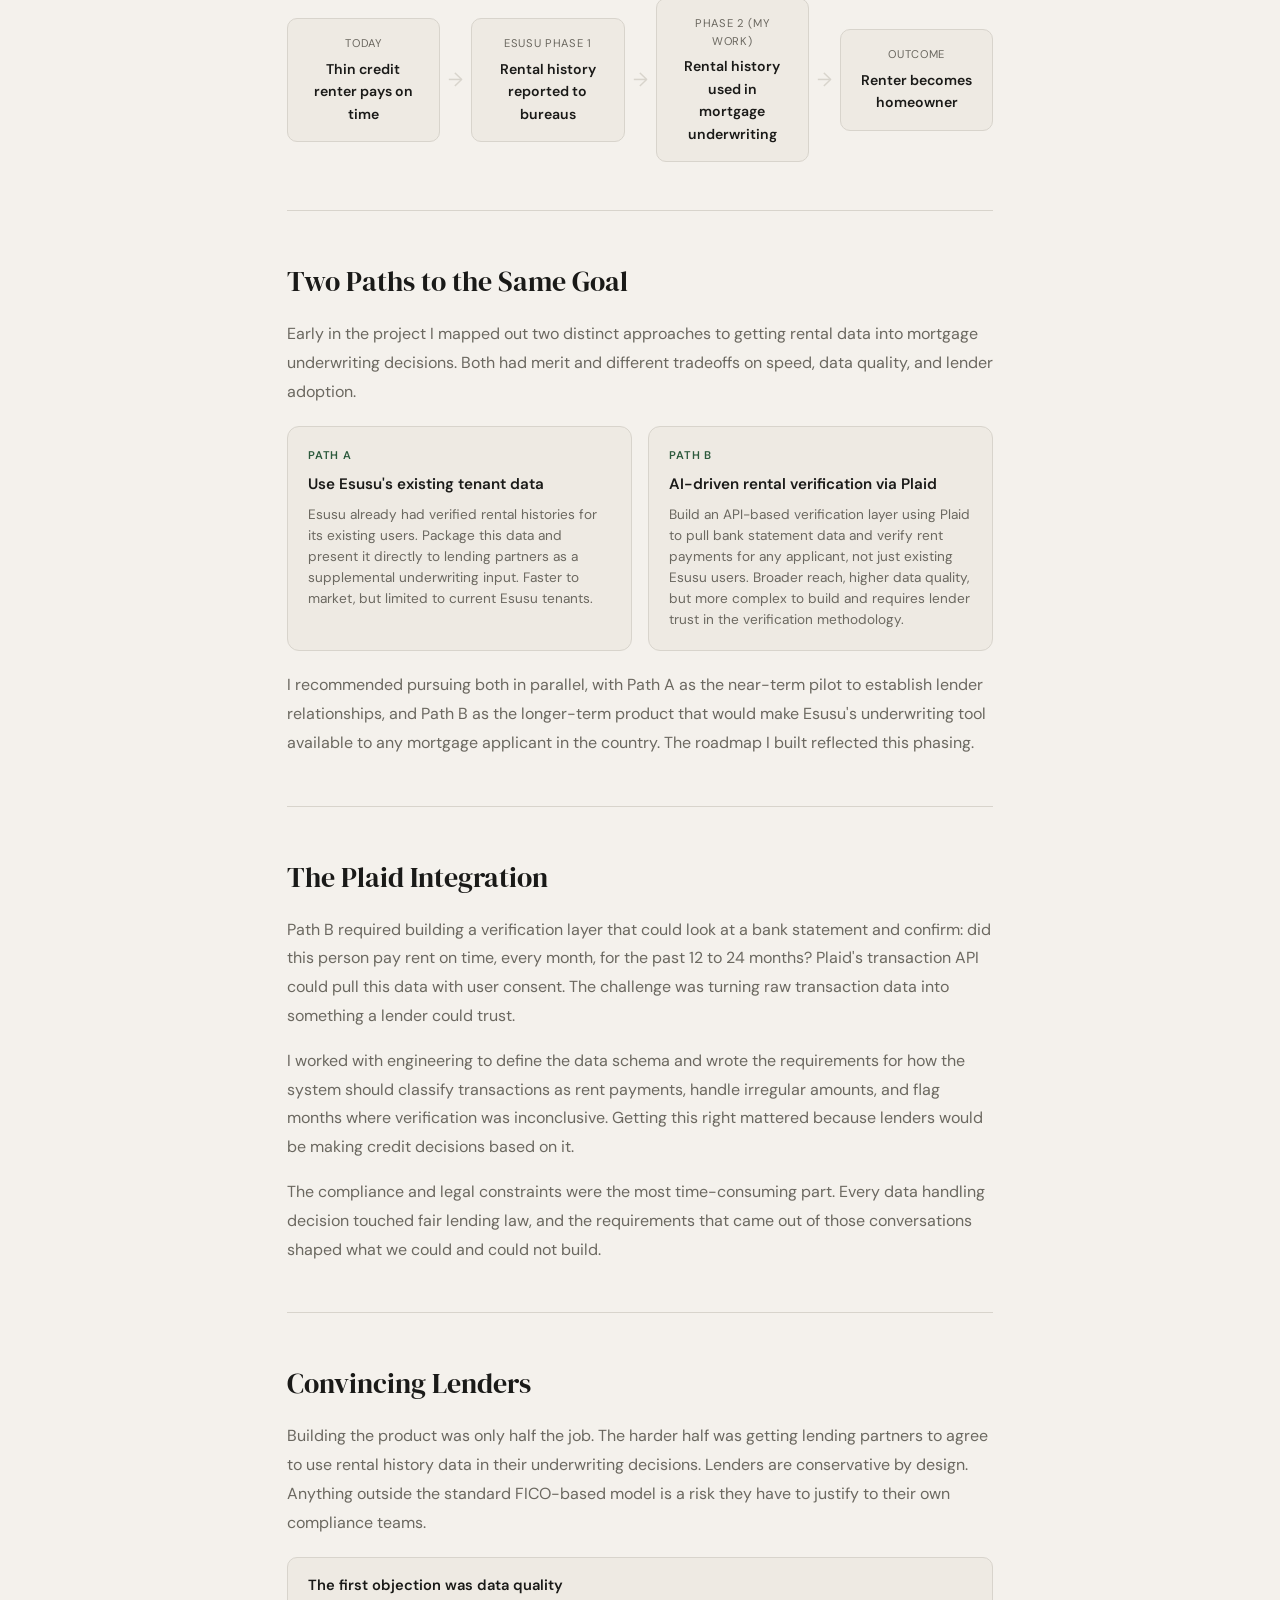
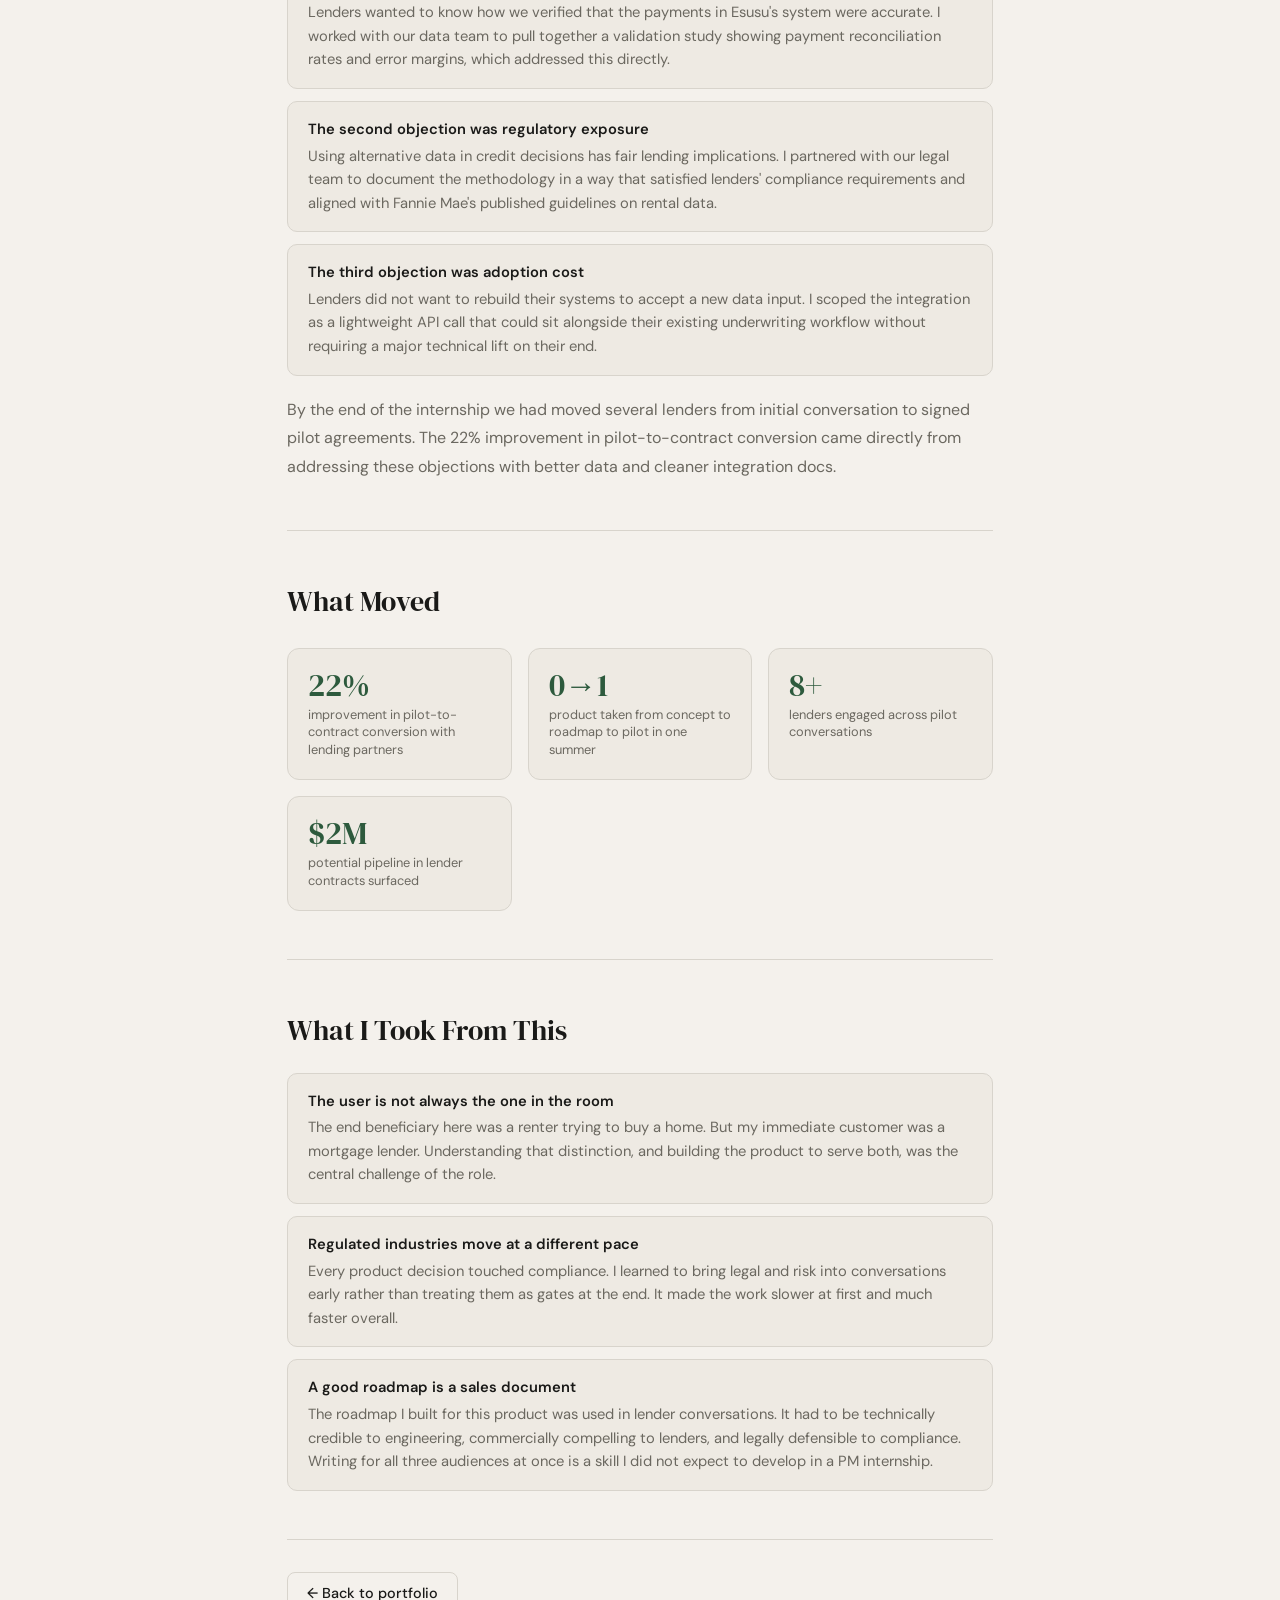
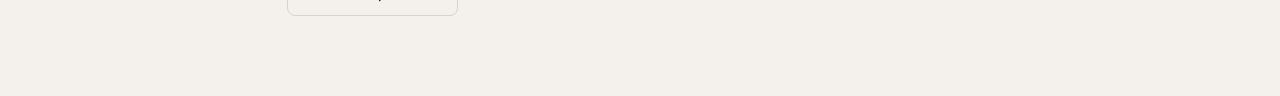
<file: esusu.html>
<!DOCTYPE html>
<html lang="en">
<head>
  <meta charset="UTF-8" />
  <meta name="viewport" content="width=device-width, initial-scale=1.0" />
  <title>Esusu — AI Mortgage Underwriting · Het Shah</title>
  <link rel="preconnect" href="https://fonts.googleapis.com" />
  <link rel="preconnect" href="https://fonts.gstatic.com" crossorigin />
  <link href="https://fonts.googleapis.com/css2?family=DM+Serif+Display:ital@0;1&family=DM+Sans:wght@300;400;500;600&display=swap" rel="stylesheet" />
  <link rel="stylesheet" href="css/style.css" />
  <style>
    .cs-wrap { max-width: 860px; margin: 0 auto; padding: 100px 6vw 80px; }
    .cs-back { display: inline-flex; align-items: center; gap: 0.4rem; font-size: 0.85rem; color: var(--text-muted); text-decoration: none; margin-bottom: 3rem; transition: color 0.2s; }
    .cs-back:hover { color: var(--accent); }
    .cs-eyebrow { font-size: 0.75rem; font-weight: 600; text-transform: uppercase; letter-spacing: 0.1em; color: var(--accent); margin-bottom: 0.75rem; }
    .cs-title { font-family: 'DM Serif Display', serif; font-size: clamp(2.5rem, 6vw, 4rem); font-weight: 400; line-height: 1.1; margin-bottom: 1rem; color: var(--text); }
    .cs-subtitle { font-size: 1.1rem; color: var(--text-muted); line-height: 1.7; max-width: 680px; margin-bottom: 2.5rem; }
    .cs-meta { display: flex; flex-wrap: wrap; gap: 2rem; padding: 1.5rem 0; border-top: 1px solid var(--border); border-bottom: 1px solid var(--border); margin-bottom: 3rem; }
    .cs-meta-label { font-size: 0.72rem; font-weight: 600; text-transform: uppercase; letter-spacing: 0.08em; color: var(--text-muted); margin-bottom: 0.3rem; }
    .cs-meta-value { font-size: 0.9rem; color: var(--text); font-weight: 500; }
    .cs-tools { display: flex; flex-wrap: wrap; gap: 0.4rem; }
    .cs-tool { background: var(--tag-bg); border: 1px solid var(--tag-border); border-radius: 20px; padding: 0.2rem 0.75rem; font-size: 0.78rem; color: var(--text); }
    .cs-section { margin-bottom: 3rem; }
    .cs-section-title { font-family: 'DM Serif Display', serif; font-size: 1.75rem; font-weight: 400; margin-bottom: 1rem; color: var(--text); }
    .cs-text { font-size: 1rem; color: var(--text-muted); line-height: 1.8; margin-bottom: 1rem; }
    .cs-stats { display: grid; grid-template-columns: repeat(3, 1fr); gap: 1rem; margin: 1.5rem 0; }
    .cs-stat { background: var(--bg-card); border: 1px solid var(--border); border-radius: 12px; padding: 1.25rem; }
    .cs-stat-num { font-family: 'DM Serif Display', serif; font-size: 2rem; color: var(--accent); line-height: 1; margin-bottom: 0.3rem; }
    .cs-stat-label { font-size: 0.8rem; color: var(--text-muted); line-height: 1.4; }
    .cs-learnings { display: flex; flex-direction: column; gap: 0.75rem; margin: 1.25rem 0; }
    .cs-learning { background: var(--bg-card); border: 1px solid var(--border); border-radius: 10px; padding: 1rem 1.25rem; font-size: 0.92rem; color: var(--text-muted); line-height: 1.6; }
    .cs-learning strong { color: var(--text); font-weight: 600; display: block; margin-bottom: 0.2rem; }
    .cs-divider { height: 1px; background: var(--border); margin: 3rem 0; }
    .cs-cta { display: flex; gap: 1rem; align-items: center; flex-wrap: wrap; padding-top: 2rem; border-top: 1px solid var(--border); }

    /* Flow diagram */
    .cs-flow { display: flex; align-items: center; gap: 0; margin: 1.5rem 0; flex-wrap: wrap; }
    .cs-flow-step { background: var(--bg-card); border: 1px solid var(--border); border-radius: 10px; padding: 1rem 1.25rem; font-size: 0.85rem; color: var(--text); text-align: center; flex: 1; min-width: 140px; }
    .cs-flow-step-label { font-size: 0.7rem; color: var(--text-muted); text-transform: uppercase; letter-spacing: 0.06em; margin-bottom: 0.3rem; }
    .cs-flow-step-title { font-weight: 600; font-size: 0.88rem; color: var(--text); }
    .cs-flow-arrow { font-size: 1.2rem; color: var(--border); padding: 0 0.5rem; flex-shrink: 0; }

    /* Two path cards */
    .cs-paths { display: grid; grid-template-columns: 1fr 1fr; gap: 1rem; margin: 1.25rem 0; }
    .cs-path { background: var(--bg-card); border: 1px solid var(--border); border-radius: 12px; padding: 1.25rem; }
    .cs-path-label { font-size: 0.7rem; font-weight: 600; text-transform: uppercase; letter-spacing: 0.08em; color: var(--accent); margin-bottom: 0.4rem; }
    .cs-path-title { font-weight: 600; font-size: 0.95rem; margin-bottom: 0.5rem; color: var(--text); }
    .cs-path-desc { font-size: 0.85rem; color: var(--text-muted); line-height: 1.55; }

    @media (max-width: 768px) {
      .cs-stats { grid-template-columns: 1fr 1fr; }
      .cs-paths { grid-template-columns: 1fr; }
      .cs-flow { flex-direction: column; }
      .cs-flow-arrow { transform: rotate(90deg); }
    }
  </style>
</head>
<body>

  <nav><span class="nav-name">Het Shah</span></nav>

  <div class="cs-wrap">

    <a href="index.html" class="cs-back">← Back to portfolio</a>

    <div class="fade-in">
      <div class="cs-eyebrow">Esusu · PM Intern · Summer 2025</div>
      <h1 class="cs-title">Unlocking Homeownership for Renters</h1>
      <p class="cs-subtitle">Esusu helps renters build credit by reporting on-time rent payments to credit bureaus. I was brought in to answer the next question: now that we have this rental data, what else can we do with it? The answer was mortgages.</p>
    </div>

    <div class="cs-meta fade-in">
      <div>
        <div class="cs-meta-label">Role</div>
        <div class="cs-meta-value">Product Manager Intern</div>
      </div>
      <div>
        <div class="cs-meta-label">Team</div>
        <div class="cs-meta-value">Risk, Compliance, Engineering, Lending Partners</div>
      </div>
      <div>
        <div class="cs-meta-label">Outcome</div>
        <div class="cs-meta-value">22% pilot-to-contract conversion lift</div>
      </div>
      <div>
        <div class="cs-meta-label">Tools</div>
        <div class="cs-tools">
          <span class="cs-tool">SQL</span>
          <span class="cs-tool">Plaid API</span>
          <span class="cs-tool">Figma</span>
          <span class="cs-tool">Jira</span>
          <span class="cs-tool">Fannie Mae Guidelines</span>
        </div>
      </div>
    </div>

    <!-- Context -->
    <div class="cs-section fade-in">
      <h2 class="cs-section-title">Where Esusu Started</h2>
      <p class="cs-text">Esusu's core insight was simple: millions of Americans pay rent on time every month and get zero credit for it. Credit scores are built on credit cards, auto loans, and mortgages — none of which renters necessarily have. So Esusu built a platform that reports rental payments to Equifax, Experian, and TransUnion, giving tenants a credit history they could not get anywhere else.</p>
      <p class="cs-text">They sell this two ways. Directly to tenants who sign up themselves, and to property management companies whose building owners want tenants to have an incentive to pay on time. Phase 1 was working. Esusu had a growing dataset of verified, on-time rental payment histories across thousands of tenants.</p>
      <p class="cs-text">Phase 2 was my assignment: these tenants eventually want to buy a home. Can we use this rental history data to actually help them get a mortgage?</p>
    </div>

    <div class="cs-divider"></div>

    <!-- The problem -->
    <div class="cs-section fade-in">
      <h2 class="cs-section-title">The Problem Worth Solving</h2>
      <p class="cs-text">Traditional mortgage underwriting relies heavily on credit score, which is exactly what Esusu's users are trying to build. A tenant who has paid $2,400 in rent on time every month for three years is demonstrably creditworthy, but a conventional underwriting model might still reject them because their FICO score is thin.</p>
      <p class="cs-text">Fannie Mae and Freddie Mac, the two entities that back most US mortgages, had recently started allowing rental payment history as a supplemental data point in underwriting decisions. The door was open. The question was whether Esusu could walk through it.</p>

      <div class="cs-flow fade-in">
        <div class="cs-flow-step">
          <div class="cs-flow-step-label">Today</div>
          <div class="cs-flow-step-title">Thin credit renter pays on time</div>
        </div>
        <div class="cs-flow-arrow">→</div>
        <div class="cs-flow-step">
          <div class="cs-flow-step-label">Esusu Phase 1</div>
          <div class="cs-flow-step-title">Rental history reported to bureaus</div>
        </div>
        <div class="cs-flow-arrow">→</div>
        <div class="cs-flow-step">
          <div class="cs-flow-step-label">Phase 2 (my work)</div>
          <div class="cs-flow-step-title">Rental history used in mortgage underwriting</div>
        </div>
        <div class="cs-flow-arrow">→</div>
        <div class="cs-flow-step">
          <div class="cs-flow-step-label">Outcome</div>
          <div class="cs-flow-step-title">Renter becomes homeowner</div>
        </div>
      </div>
    </div>

    <div class="cs-divider"></div>

    <!-- Two paths -->
    <div class="cs-section fade-in">
      <h2 class="cs-section-title">Two Paths to the Same Goal</h2>
      <p class="cs-text">Early in the project I mapped out two distinct approaches to getting rental data into mortgage underwriting decisions. Both had merit and different tradeoffs on speed, data quality, and lender adoption.</p>

      <div class="cs-paths">
        <div class="cs-path">
          <div class="cs-path-label">Path A</div>
          <div class="cs-path-title">Use Esusu's existing tenant data</div>
          <div class="cs-path-desc">Esusu already had verified rental histories for its existing users. Package this data and present it directly to lending partners as a supplemental underwriting input. Faster to market, but limited to current Esusu tenants.</div>
        </div>
        <div class="cs-path">
          <div class="cs-path-label">Path B</div>
          <div class="cs-path-title">AI-driven rental verification via Plaid</div>
          <div class="cs-path-desc">Build an API-based verification layer using Plaid to pull bank statement data and verify rent payments for any applicant, not just existing Esusu users. Broader reach, higher data quality, but more complex to build and requires lender trust in the verification methodology.</div>
        </div>
      </div>

      <p class="cs-text">I recommended pursuing both in parallel, with Path A as the near-term pilot to establish lender relationships, and Path B as the longer-term product that would make Esusu's underwriting tool available to any mortgage applicant in the country. The roadmap I built reflected this phasing.</p>
    </div>

    <div class="cs-divider"></div>

    <!-- Plaid integration -->
    <div class="cs-section fade-in">
      <h2 class="cs-section-title">The Plaid Integration</h2>
      <p class="cs-text">Path B required building a verification layer that could look at a bank statement and confirm: did this person pay rent on time, every month, for the past 12 to 24 months? Plaid's transaction API could pull this data with user consent. The challenge was turning raw transaction data into something a lender could trust.</p>
      <p class="cs-text">I worked with engineering to define the data schema and wrote the requirements for how the system should classify transactions as rent payments, handle irregular amounts, and flag months where verification was inconclusive. Getting this right mattered because lenders would be making credit decisions based on it.</p>
      <p class="cs-text">The compliance and legal constraints were the most time-consuming part. Every data handling decision touched fair lending law, and the requirements that came out of those conversations shaped what we could and could not build.</p>
    </div>

    <div class="cs-divider"></div>

    <!-- Lender conversations -->
    <div class="cs-section fade-in">
      <h2 class="cs-section-title">Convincing Lenders</h2>
      <p class="cs-text">Building the product was only half the job. The harder half was getting lending partners to agree to use rental history data in their underwriting decisions. Lenders are conservative by design. Anything outside the standard FICO-based model is a risk they have to justify to their own compliance teams.</p>

      <div class="cs-learnings">
        <div class="cs-learning">
          <strong>The first objection was data quality</strong>
          Lenders wanted to know how we verified that the payments in Esusu's system were accurate. I worked with our data team to pull together a validation study showing payment reconciliation rates and error margins, which addressed this directly.
        </div>
        <div class="cs-learning">
          <strong>The second objection was regulatory exposure</strong>
          Using alternative data in credit decisions has fair lending implications. I partnered with our legal team to document the methodology in a way that satisfied lenders' compliance requirements and aligned with Fannie Mae's published guidelines on rental data.
        </div>
        <div class="cs-learning">
          <strong>The third objection was adoption cost</strong>
          Lenders did not want to rebuild their systems to accept a new data input. I scoped the integration as a lightweight API call that could sit alongside their existing underwriting workflow without requiring a major technical lift on their end.
        </div>
      </div>

      <p class="cs-text">By the end of the internship we had moved several lenders from initial conversation to signed pilot agreements. The 22% improvement in pilot-to-contract conversion came directly from addressing these objections with better data and cleaner integration docs.</p>
    </div>

    <div class="cs-divider"></div>

    <!-- Results -->
    <div class="cs-section fade-in">
      <h2 class="cs-section-title">What Moved</h2>
      <div class="cs-stats">
        <div class="cs-stat">
          <div class="cs-stat-num">22%</div>
          <div class="cs-stat-label">improvement in pilot-to-contract conversion with lending partners</div>
        </div>
        <div class="cs-stat">
          <div class="cs-stat-num">0→1</div>
          <div class="cs-stat-label">product taken from concept to roadmap to pilot in one summer</div>
        </div>
        <div class="cs-stat">
          <div class="cs-stat-num">8+</div>
          <div class="cs-stat-label">lenders engaged across pilot conversations</div>
        </div>
        <div class="cs-stat">
          <div class="cs-stat-num">$2M</div>
          <div class="cs-stat-label">potential pipeline in lender contracts surfaced</div>
        </div>
      </div>
    </div>

    <div class="cs-divider"></div>

    <!-- Takeaways -->
    <div class="cs-section fade-in">
      <h2 class="cs-section-title">What I Took From This</h2>
      <div class="cs-learnings">
        <div class="cs-learning">
          <strong>The user is not always the one in the room</strong>
          The end beneficiary here was a renter trying to buy a home. But my immediate customer was a mortgage lender. Understanding that distinction, and building the product to serve both, was the central challenge of the role.
        </div>
        <div class="cs-learning">
          <strong>Regulated industries move at a different pace</strong>
          Every product decision touched compliance. I learned to bring legal and risk into conversations early rather than treating them as gates at the end. It made the work slower at first and much faster overall.
        </div>
        <div class="cs-learning">
          <strong>A good roadmap is a sales document</strong>
          The roadmap I built for this product was used in lender conversations. It had to be technically credible to engineering, commercially compelling to lenders, and legally defensible to compliance. Writing for all three audiences at once is a skill I did not expect to develop in a PM internship.
        </div>
      </div>
    </div>

    <div class="cs-cta fade-in">
      <a href="index.html" class="btn">← Back to portfolio</a>
    </div>

  </div>

  <script>
    document.querySelectorAll('.fade-in').forEach(el => el.classList.add('visible'));
  </script>

</body>
</html>
</file>
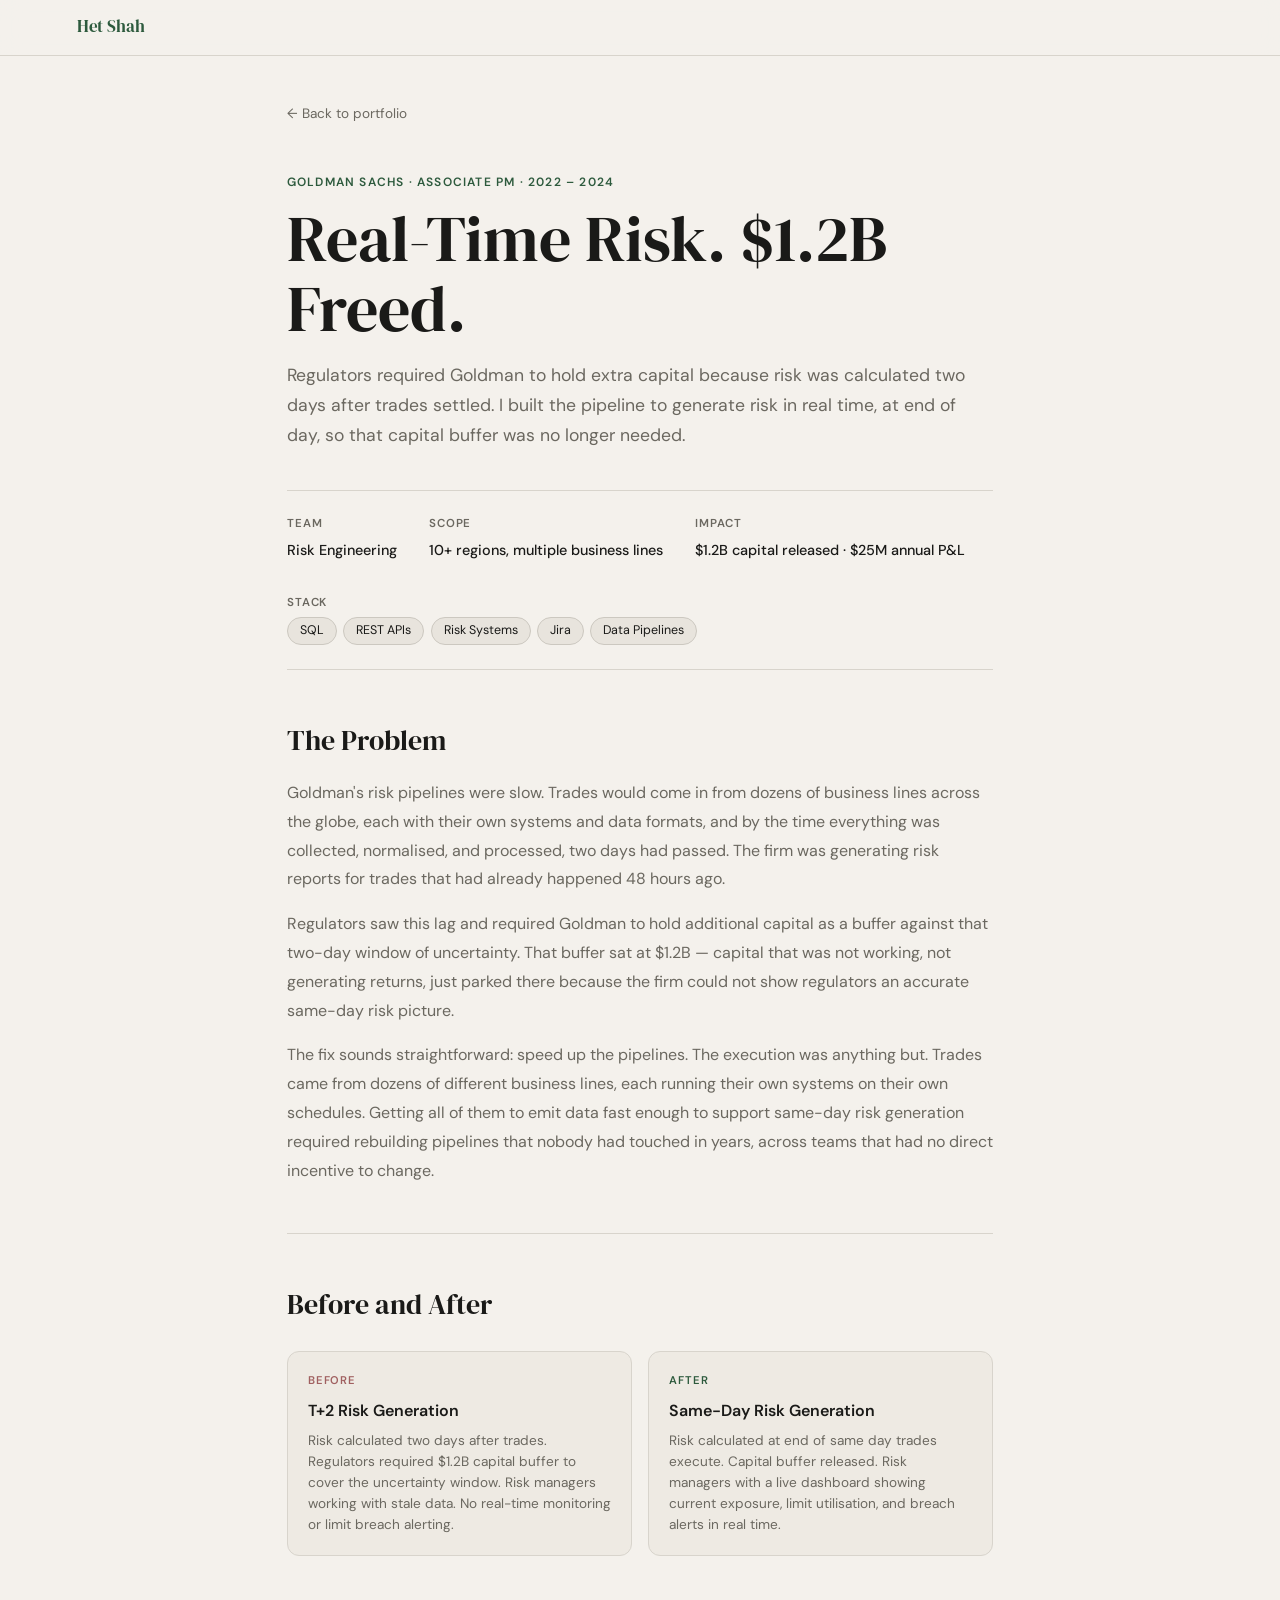
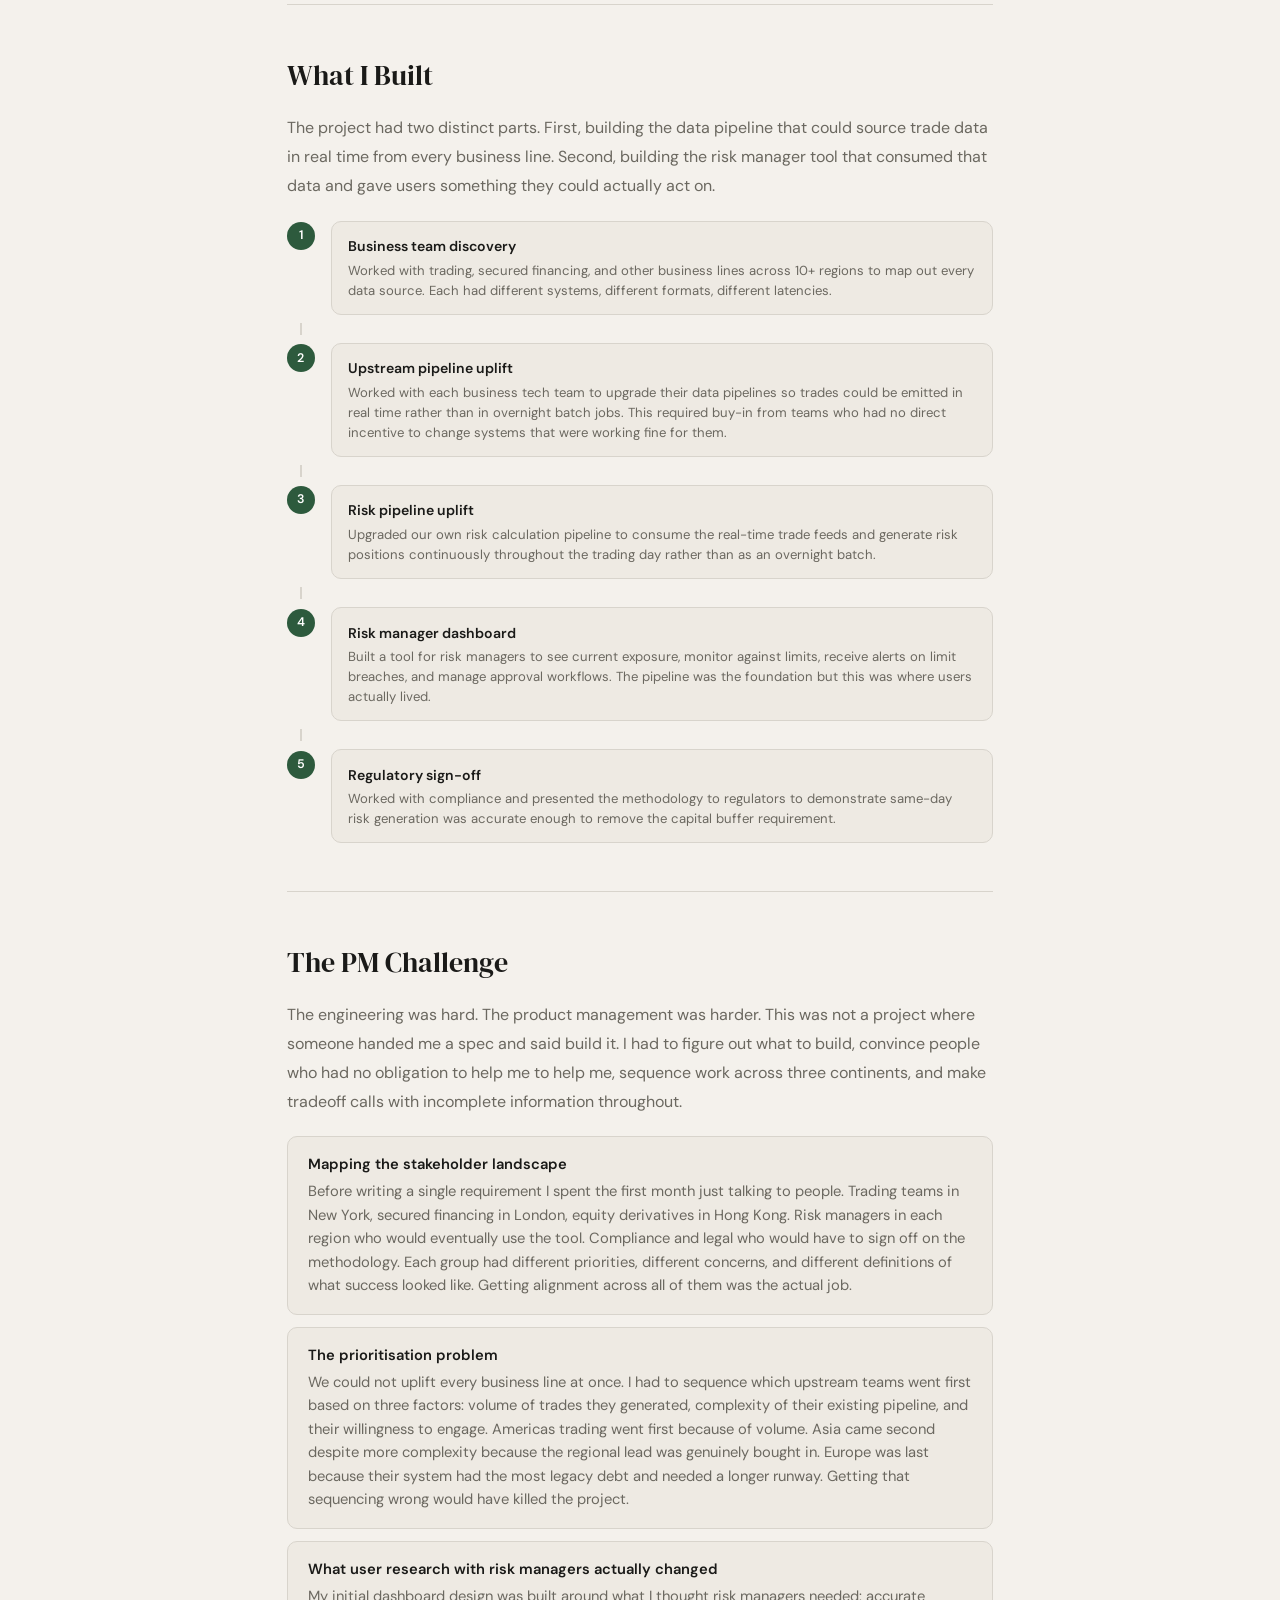
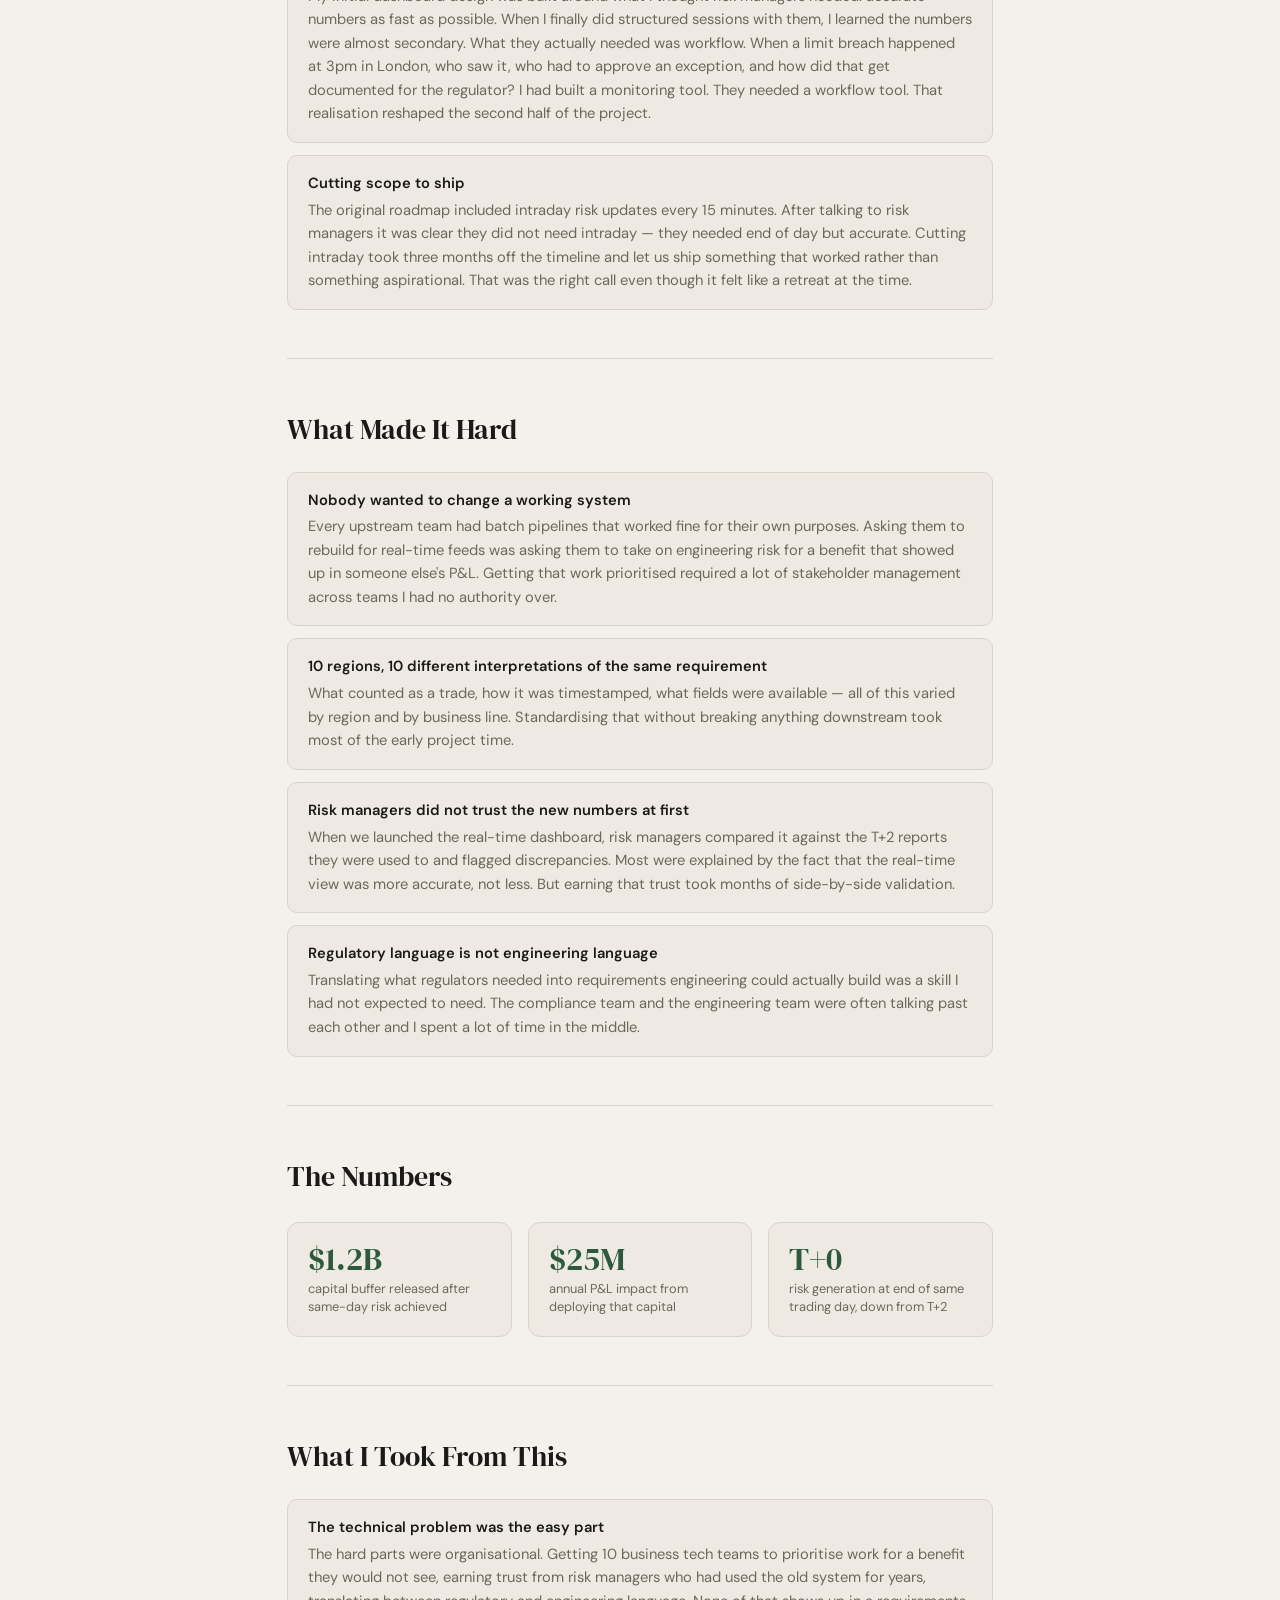
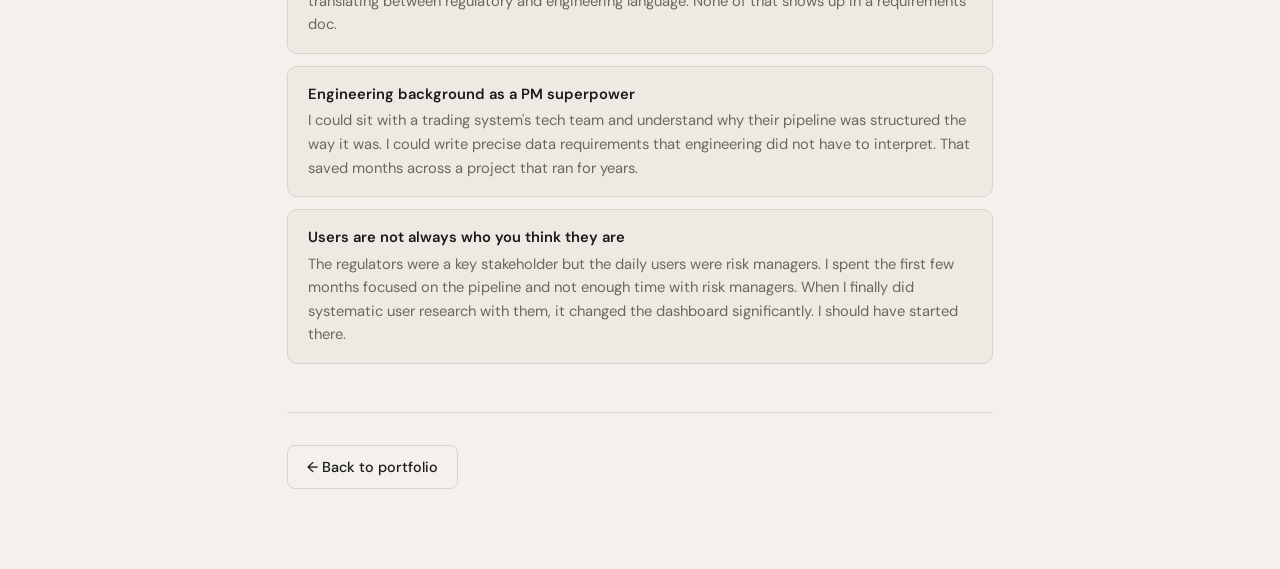
<file: goldman.html>
<!DOCTYPE html>
<html lang="en">
<head>
  <meta charset="UTF-8" />
  <meta name="viewport" content="width=device-width, initial-scale=1.0" />
  <title>Goldman Sachs — Capital Optimization · Het Shah</title>
  <link rel="preconnect" href="https://fonts.googleapis.com" />
  <link rel="preconnect" href="https://fonts.gstatic.com" crossorigin />
  <link href="https://fonts.googleapis.com/css2?family=DM+Serif+Display:ital@0;1&family=DM+Sans:wght@300;400;500;600&display=swap" rel="stylesheet" />
  <link rel="stylesheet" href="css/style.css" />
  <style>
    .cs-wrap { max-width: 860px; margin: 0 auto; padding: 100px 6vw 80px; }
    .cs-back { display: inline-flex; align-items: center; gap: 0.4rem; font-size: 0.85rem; color: var(--text-muted); text-decoration: none; margin-bottom: 3rem; transition: color 0.2s; }
    .cs-back:hover { color: var(--accent); }
    .cs-eyebrow { font-size: 0.75rem; font-weight: 600; text-transform: uppercase; letter-spacing: 0.1em; color: var(--accent); margin-bottom: 0.75rem; }
    .cs-title { font-family: 'DM Serif Display', serif; font-size: clamp(2.5rem, 6vw, 4rem); font-weight: 400; line-height: 1.1; margin-bottom: 1rem; color: var(--text); }
    .cs-subtitle { font-size: 1.1rem; color: var(--text-muted); line-height: 1.7; max-width: 680px; margin-bottom: 2.5rem; }
    .cs-meta { display: flex; flex-wrap: wrap; gap: 2rem; padding: 1.5rem 0; border-top: 1px solid var(--border); border-bottom: 1px solid var(--border); margin-bottom: 3rem; }
    .cs-meta-label { font-size: 0.72rem; font-weight: 600; text-transform: uppercase; letter-spacing: 0.08em; color: var(--text-muted); margin-bottom: 0.3rem; }
    .cs-meta-value { font-size: 0.9rem; color: var(--text); font-weight: 500; }
    .cs-tools { display: flex; flex-wrap: wrap; gap: 0.4rem; }
    .cs-tool { background: var(--tag-bg); border: 1px solid var(--tag-border); border-radius: 20px; padding: 0.2rem 0.75rem; font-size: 0.78rem; color: var(--text); }
    .cs-section { margin-bottom: 3rem; }
    .cs-section-title { font-family: 'DM Serif Display', serif; font-size: 1.75rem; font-weight: 400; margin-bottom: 1rem; color: var(--text); }
    .cs-text { font-size: 1rem; color: var(--text-muted); line-height: 1.8; margin-bottom: 1rem; }
    .cs-stats { display: grid; grid-template-columns: repeat(3, 1fr); gap: 1rem; margin: 1.5rem 0; }
    .cs-stat { background: var(--bg-card); border: 1px solid var(--border); border-radius: 12px; padding: 1.25rem; }
    .cs-stat-num { font-family: 'DM Serif Display', serif; font-size: 2rem; color: var(--accent); line-height: 1; margin-bottom: 0.3rem; }
    .cs-stat-label { font-size: 0.8rem; color: var(--text-muted); line-height: 1.4; }
    .cs-learnings { display: flex; flex-direction: column; gap: 0.75rem; margin: 1.25rem 0; }
    .cs-learning { background: var(--bg-card); border: 1px solid var(--border); border-radius: 10px; padding: 1rem 1.25rem; font-size: 0.92rem; color: var(--text-muted); line-height: 1.6; }
    .cs-learning strong { color: var(--text); font-weight: 600; display: block; margin-bottom: 0.2rem; }
    .cs-divider { height: 1px; background: var(--border); margin: 3rem 0; }
    .cs-cta { display: flex; gap: 1rem; align-items: center; flex-wrap: wrap; padding-top: 2rem; border-top: 1px solid var(--border); }

    /* Before/after */
    .cs-before-after { display: grid; grid-template-columns: 1fr 1fr; gap: 1rem; margin: 1.5rem 0; }
    .cs-ba-card { background: var(--bg-card); border: 1px solid var(--border); border-radius: 12px; padding: 1.25rem; }
    .cs-ba-label { font-size: 0.7rem; font-weight: 600; text-transform: uppercase; letter-spacing: 0.08em; margin-bottom: 0.5rem; }
    .cs-ba-label.before { color: #a06060; }
    .cs-ba-label.after { color: var(--accent); }
    .cs-ba-title { font-weight: 600; font-size: 1rem; margin-bottom: 0.4rem; color: var(--text); }
    .cs-ba-desc { font-size: 0.85rem; color: var(--text-muted); line-height: 1.55; }

    /* Pipeline steps */
    .cs-pipeline { display: flex; flex-direction: column; gap: 0.5rem; margin: 1.25rem 0; }
    .cs-pipeline-step { display: flex; gap: 1rem; align-items: flex-start; }
    .cs-pipeline-num { width: 28px; height: 28px; border-radius: 50%; background: var(--accent); color: #fff; font-size: 0.78rem; font-weight: 600; display: flex; align-items: center; justify-content: center; flex-shrink: 0; margin-top: 0.1rem; }
    .cs-pipeline-content { background: var(--bg-card); border: 1px solid var(--border); border-radius: 10px; padding: 0.85rem 1rem; flex: 1; }
    .cs-pipeline-title { font-weight: 600; font-size: 0.88rem; color: var(--text); margin-bottom: 0.2rem; }
    .cs-pipeline-desc { font-size: 0.82rem; color: var(--text-muted); line-height: 1.5; }
    .cs-pipeline-line { width: 2px; height: 12px; background: var(--border); margin-left: 13px; }

    @media (max-width: 768px) {
      .cs-stats { grid-template-columns: 1fr 1fr; }
      .cs-before-after { grid-template-columns: 1fr; }
    }
  </style>
</head>
<body>

  <nav><span class="nav-name">Het Shah</span></nav>

  <div class="cs-wrap">

    <a href="index.html" class="cs-back">← Back to portfolio</a>

    <div class="fade-in">
      <div class="cs-eyebrow">Goldman Sachs · Associate PM · 2022 – 2024</div>
      <h1 class="cs-title">Real-Time Risk. $1.2B Freed.</h1>
      <p class="cs-subtitle">Regulators required Goldman to hold extra capital because risk was calculated two days after trades settled. I built the pipeline to generate risk in real time, at end of day, so that capital buffer was no longer needed.</p>
    </div>

    <div class="cs-meta fade-in">
      <div>
        <div class="cs-meta-label">Team</div>
        <div class="cs-meta-value">Risk Engineering</div>
      </div>
      <div>
        <div class="cs-meta-label">Scope</div>
        <div class="cs-meta-value">10+ regions, multiple business lines</div>
      </div>
      <div>
        <div class="cs-meta-label">Impact</div>
        <div class="cs-meta-value">$1.2B capital released · $25M annual P&L</div>
      </div>
      <div>
        <div class="cs-meta-label">Stack</div>
        <div class="cs-tools">
          <span class="cs-tool">SQL</span>
          <span class="cs-tool">REST APIs</span>
          <span class="cs-tool">Risk Systems</span>
          <span class="cs-tool">Jira</span>
          <span class="cs-tool">Data Pipelines</span>
        </div>
      </div>
    </div>

    <div class="cs-section fade-in">
      <h2 class="cs-section-title">The Problem</h2>
      <p class="cs-text">Goldman's risk pipelines were slow. Trades would come in from dozens of business lines across the globe, each with their own systems and data formats, and by the time everything was collected, normalised, and processed, two days had passed. The firm was generating risk reports for trades that had already happened 48 hours ago.</p>
      <p class="cs-text">Regulators saw this lag and required Goldman to hold additional capital as a buffer against that two-day window of uncertainty. That buffer sat at $1.2B — capital that was not working, not generating returns, just parked there because the firm could not show regulators an accurate same-day risk picture.</p>
      <p class="cs-text">The fix sounds straightforward: speed up the pipelines. The execution was anything but. Trades came from dozens of different business lines, each running their own systems on their own schedules. Getting all of them to emit data fast enough to support same-day risk generation required rebuilding pipelines that nobody had touched in years, across teams that had no direct incentive to change.</p>
    </div>

    <div class="cs-divider"></div>

    <div class="cs-section fade-in">
      <h2 class="cs-section-title">Before and After</h2>

      <div class="cs-before-after">
        <div class="cs-ba-card">
          <div class="cs-ba-label before">Before</div>
          <div class="cs-ba-title">T+2 Risk Generation</div>
          <div class="cs-ba-desc">Risk calculated two days after trades. Regulators required $1.2B capital buffer to cover the uncertainty window. Risk managers working with stale data. No real-time monitoring or limit breach alerting.</div>
        </div>
        <div class="cs-ba-card">
          <div class="cs-ba-label after">After</div>
          <div class="cs-ba-title">Same-Day Risk Generation</div>
          <div class="cs-ba-desc">Risk calculated at end of same day trades execute. Capital buffer released. Risk managers with a live dashboard showing current exposure, limit utilisation, and breach alerts in real time.</div>
        </div>
      </div>
    </div>

    <div class="cs-divider"></div>

    <div class="cs-section fade-in">
      <h2 class="cs-section-title">What I Built</h2>
      <p class="cs-text">The project had two distinct parts. First, building the data pipeline that could source trade data in real time from every business line. Second, building the risk manager tool that consumed that data and gave users something they could actually act on.</p>

      <div class="cs-pipeline">
        <div class="cs-pipeline-step">
          <div class="cs-pipeline-num">1</div>
          <div class="cs-pipeline-content">
            <div class="cs-pipeline-title">Business team discovery</div>
            <div class="cs-pipeline-desc">Worked with trading, secured financing, and other business lines across 10+ regions to map out every data source. Each had different systems, different formats, different latencies.</div>
          </div>
        </div>
        <div class="cs-pipeline-line"></div>
        <div class="cs-pipeline-step">
          <div class="cs-pipeline-num">2</div>
          <div class="cs-pipeline-content">
            <div class="cs-pipeline-title">Upstream pipeline uplift</div>
            <div class="cs-pipeline-desc">Worked with each business tech team to upgrade their data pipelines so trades could be emitted in real time rather than in overnight batch jobs. This required buy-in from teams who had no direct incentive to change systems that were working fine for them.</div>
          </div>
        </div>
        <div class="cs-pipeline-line"></div>
        <div class="cs-pipeline-step">
          <div class="cs-pipeline-num">3</div>
          <div class="cs-pipeline-content">
            <div class="cs-pipeline-title">Risk pipeline uplift</div>
            <div class="cs-pipeline-desc">Upgraded our own risk calculation pipeline to consume the real-time trade feeds and generate risk positions continuously throughout the trading day rather than as an overnight batch.</div>
          </div>
        </div>
        <div class="cs-pipeline-line"></div>
        <div class="cs-pipeline-step">
          <div class="cs-pipeline-num">4</div>
          <div class="cs-pipeline-content">
            <div class="cs-pipeline-title">Risk manager dashboard</div>
            <div class="cs-pipeline-desc">Built a tool for risk managers to see current exposure, monitor against limits, receive alerts on limit breaches, and manage approval workflows. The pipeline was the foundation but this was where users actually lived.</div>
          </div>
        </div>
        <div class="cs-pipeline-line"></div>
        <div class="cs-pipeline-step">
          <div class="cs-pipeline-num">5</div>
          <div class="cs-pipeline-content">
            <div class="cs-pipeline-title">Regulatory sign-off</div>
            <div class="cs-pipeline-desc">Worked with compliance and presented the methodology to regulators to demonstrate same-day risk generation was accurate enough to remove the capital buffer requirement.</div>
          </div>
        </div>
      </div>
    </div>

    <div class="cs-divider"></div>

    <div class="cs-section fade-in">
      <h2 class="cs-section-title">The PM Challenge</h2>
      <p class="cs-text">The engineering was hard. The product management was harder. This was not a project where someone handed me a spec and said build it. I had to figure out what to build, convince people who had no obligation to help me to help me, sequence work across three continents, and make tradeoff calls with incomplete information throughout.</p>

      <div class="cs-learnings">
        <div class="cs-learning">
          <strong>Mapping the stakeholder landscape</strong>
          Before writing a single requirement I spent the first month just talking to people. Trading teams in New York, secured financing in London, equity derivatives in Hong Kong. Risk managers in each region who would eventually use the tool. Compliance and legal who would have to sign off on the methodology. Each group had different priorities, different concerns, and different definitions of what success looked like. Getting alignment across all of them was the actual job.
        </div>
        <div class="cs-learning">
          <strong>The prioritisation problem</strong>
          We could not uplift every business line at once. I had to sequence which upstream teams went first based on three factors: volume of trades they generated, complexity of their existing pipeline, and their willingness to engage. Americas trading went first because of volume. Asia came second despite more complexity because the regional lead was genuinely bought in. Europe was last because their system had the most legacy debt and needed a longer runway. Getting that sequencing wrong would have killed the project.
        </div>
        <div class="cs-learning">
          <strong>What user research with risk managers actually changed</strong>
          My initial dashboard design was built around what I thought risk managers needed: accurate numbers as fast as possible. When I finally did structured sessions with them, I learned the numbers were almost secondary. What they actually needed was workflow. When a limit breach happened at 3pm in London, who saw it, who had to approve an exception, and how did that get documented for the regulator? I had built a monitoring tool. They needed a workflow tool. That realisation reshaped the second half of the project.
        </div>
        <div class="cs-learning">
          <strong>Cutting scope to ship</strong>
          The original roadmap included intraday risk updates every 15 minutes. After talking to risk managers it was clear they did not need intraday — they needed end of day but accurate. Cutting intraday took three months off the timeline and let us ship something that worked rather than something aspirational. That was the right call even though it felt like a retreat at the time.
        </div>
      </div>
    </div>

    <div class="cs-divider"></div>

    <div class="cs-section fade-in">
      <h2 class="cs-section-title">What Made It Hard</h2>
      <div class="cs-learnings">
        <div class="cs-learning">
          <strong>Nobody wanted to change a working system</strong>
          Every upstream team had batch pipelines that worked fine for their own purposes. Asking them to rebuild for real-time feeds was asking them to take on engineering risk for a benefit that showed up in someone else's P&L. Getting that work prioritised required a lot of stakeholder management across teams I had no authority over.
        </div>
        <div class="cs-learning">
          <strong>10 regions, 10 different interpretations of the same requirement</strong>
          What counted as a trade, how it was timestamped, what fields were available — all of this varied by region and by business line. Standardising that without breaking anything downstream took most of the early project time.
        </div>
        <div class="cs-learning">
          <strong>Risk managers did not trust the new numbers at first</strong>
          When we launched the real-time dashboard, risk managers compared it against the T+2 reports they were used to and flagged discrepancies. Most were explained by the fact that the real-time view was more accurate, not less. But earning that trust took months of side-by-side validation.
        </div>
        <div class="cs-learning">
          <strong>Regulatory language is not engineering language</strong>
          Translating what regulators needed into requirements engineering could actually build was a skill I had not expected to need. The compliance team and the engineering team were often talking past each other and I spent a lot of time in the middle.
        </div>
      </div>
    </div>

    <div class="cs-divider"></div>

    <div class="cs-section fade-in">
      <h2 class="cs-section-title">The Numbers</h2>
      <div class="cs-stats">
        <div class="cs-stat">
          <div class="cs-stat-num">$1.2B</div>
          <div class="cs-stat-label">capital buffer released after same-day risk achieved</div>
        </div>
        <div class="cs-stat">
          <div class="cs-stat-num">$25M</div>
          <div class="cs-stat-label">annual P&L impact from deploying that capital</div>
        </div>
        <div class="cs-stat">
          <div class="cs-stat-num">T+0</div>
          <div class="cs-stat-label">risk generation at end of same trading day, down from T+2</div>
        </div>
      </div>
    </div>

    <div class="cs-divider"></div>

    <div class="cs-section fade-in">
      <h2 class="cs-section-title">What I Took From This</h2>
      <div class="cs-learnings">
        <div class="cs-learning">
          <strong>The technical problem was the easy part</strong>
          The hard parts were organisational. Getting 10 business tech teams to prioritise work for a benefit they would not see, earning trust from risk managers who had used the old system for years, translating between regulatory and engineering language. None of that shows up in a requirements doc.
        </div>
        <div class="cs-learning">
          <strong>Engineering background as a PM superpower</strong>
          I could sit with a trading system's tech team and understand why their pipeline was structured the way it was. I could write precise data requirements that engineering did not have to interpret. That saved months across a project that ran for years.
        </div>
        <div class="cs-learning">
          <strong>Users are not always who you think they are</strong>
          The regulators were a key stakeholder but the daily users were risk managers. I spent the first few months focused on the pipeline and not enough time with risk managers. When I finally did systematic user research with them, it changed the dashboard significantly. I should have started there.
        </div>
      </div>
    </div>

    <div class="cs-cta fade-in">
      <a href="index.html" class="btn">← Back to portfolio</a>
    </div>

  </div>

  <script>
    window.addEventListener('load', () => {
      document.querySelectorAll('.fade-in').forEach(el => el.classList.add('visible'));
    });
  </script>

</body>
</html>
</file>
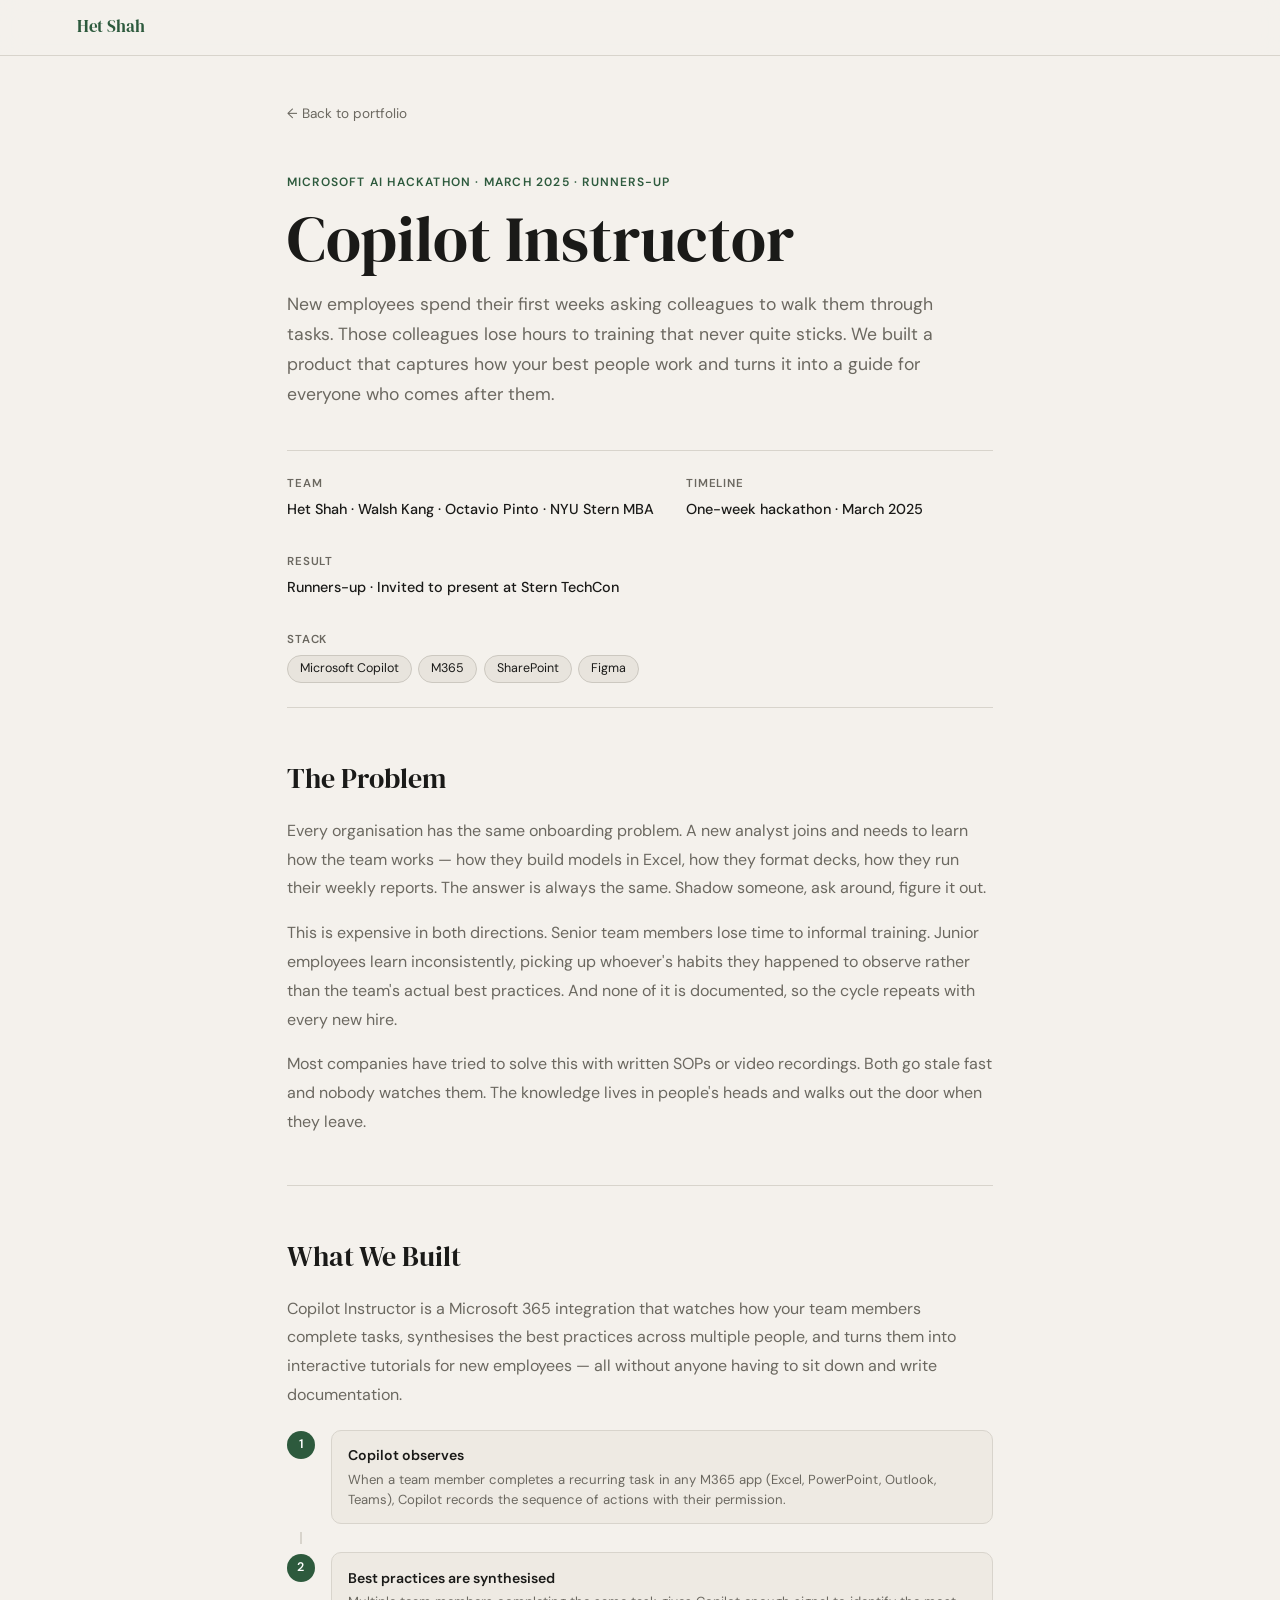
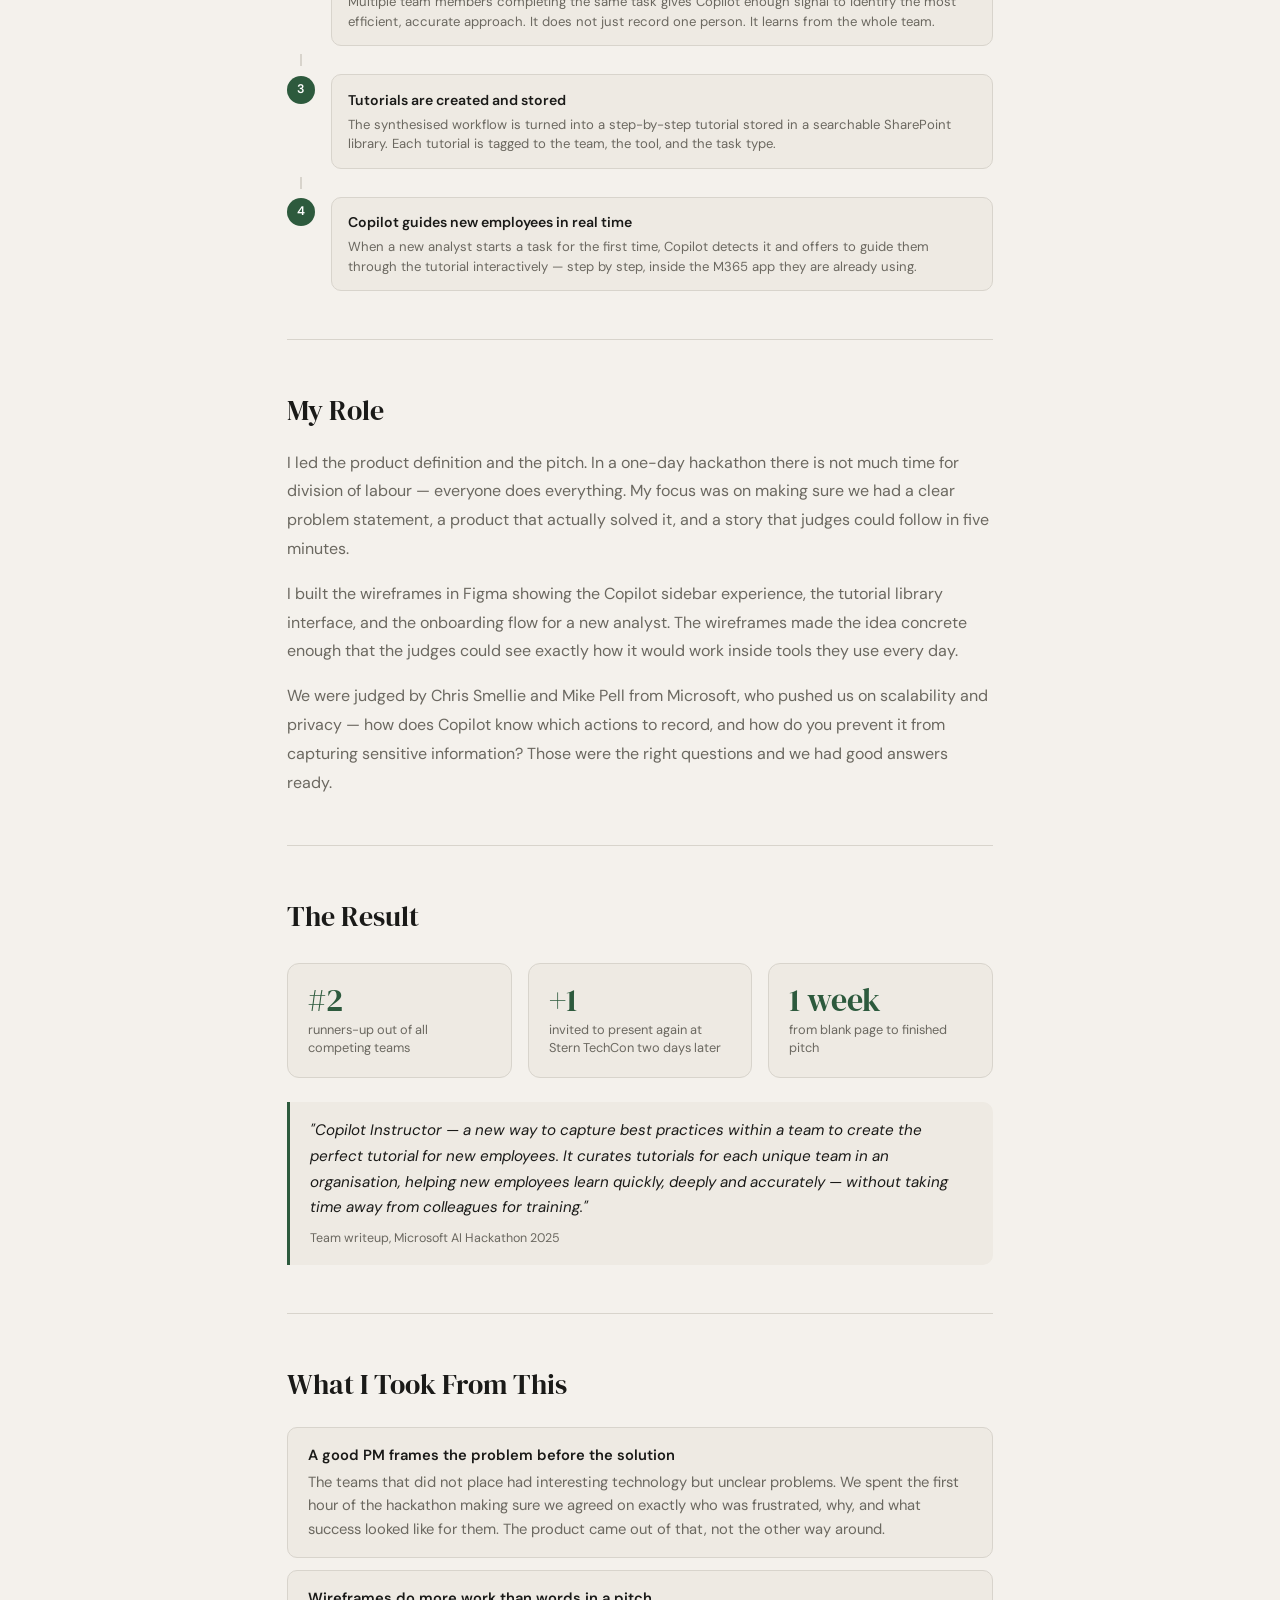
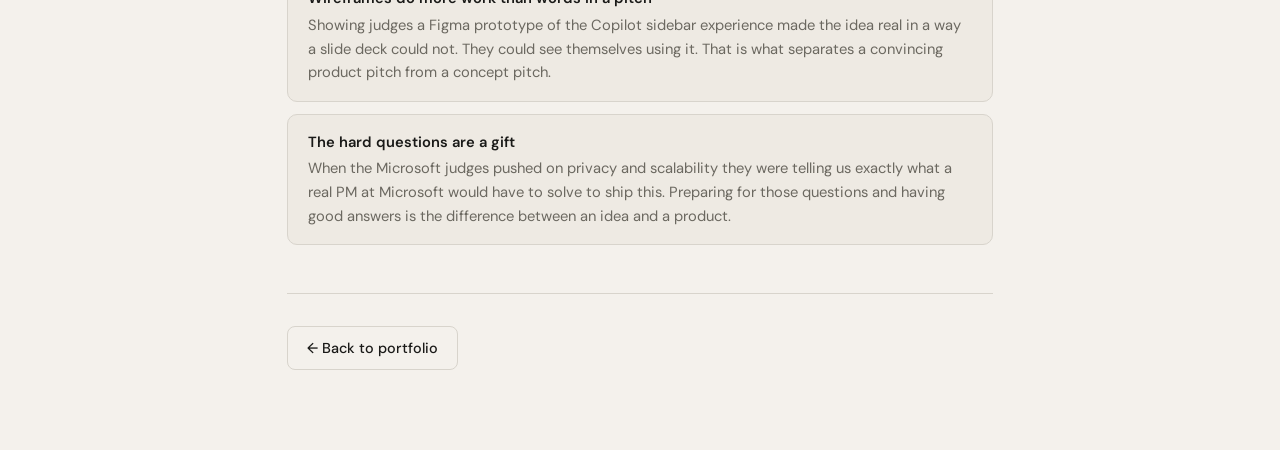
<file: microsoft.html>
<!DOCTYPE html>
<html lang="en">
<head>
  <meta charset="UTF-8" />
  <meta name="viewport" content="width=device-width, initial-scale=1.0" />
  <title>Microsoft AI Hackathon — Het Shah</title>
  <link rel="preconnect" href="https://fonts.googleapis.com" />
  <link rel="preconnect" href="https://fonts.gstatic.com" crossorigin />
  <link href="https://fonts.googleapis.com/css2?family=DM+Serif+Display:ital@0;1&family=DM+Sans:wght@300;400;500;600&display=swap" rel="stylesheet" />
  <link rel="stylesheet" href="css/style.css" />
  <style>
    .cs-wrap { max-width: 860px; margin: 0 auto; padding: 100px 6vw 80px; }
    .cs-back { display: inline-flex; align-items: center; gap: 0.4rem; font-size: 0.85rem; color: var(--text-muted); text-decoration: none; margin-bottom: 3rem; transition: color 0.2s; }
    .cs-back:hover { color: var(--accent); }
    .cs-eyebrow { font-size: 0.75rem; font-weight: 600; text-transform: uppercase; letter-spacing: 0.1em; color: var(--accent); margin-bottom: 0.75rem; }
    .cs-title { font-family: 'DM Serif Display', serif; font-size: clamp(2.5rem, 6vw, 4rem); font-weight: 400; line-height: 1.1; margin-bottom: 1rem; color: var(--text); }
    .cs-subtitle { font-size: 1.1rem; color: var(--text-muted); line-height: 1.7; max-width: 680px; margin-bottom: 2.5rem; }
    .cs-meta { display: flex; flex-wrap: wrap; gap: 2rem; padding: 1.5rem 0; border-top: 1px solid var(--border); border-bottom: 1px solid var(--border); margin-bottom: 3rem; }
    .cs-meta-label { font-size: 0.72rem; font-weight: 600; text-transform: uppercase; letter-spacing: 0.08em; color: var(--text-muted); margin-bottom: 0.3rem; }
    .cs-meta-value { font-size: 0.9rem; color: var(--text); font-weight: 500; }
    .cs-tools { display: flex; flex-wrap: wrap; gap: 0.4rem; }
    .cs-tool { background: var(--tag-bg); border: 1px solid var(--tag-border); border-radius: 20px; padding: 0.2rem 0.75rem; font-size: 0.78rem; color: var(--text); }
    .cs-section { margin-bottom: 3rem; }
    .cs-section-title { font-family: 'DM Serif Display', serif; font-size: 1.75rem; font-weight: 400; margin-bottom: 1rem; color: var(--text); }
    .cs-text { font-size: 1rem; color: var(--text-muted); line-height: 1.8; margin-bottom: 1rem; }
    .cs-stats { display: grid; grid-template-columns: repeat(3, 1fr); gap: 1rem; margin: 1.5rem 0; }
    .cs-stat { background: var(--bg-card); border: 1px solid var(--border); border-radius: 12px; padding: 1.25rem; }
    .cs-stat-num { font-family: 'DM Serif Display', serif; font-size: 2rem; color: var(--accent); line-height: 1; margin-bottom: 0.3rem; }
    .cs-stat-label { font-size: 0.8rem; color: var(--text-muted); line-height: 1.4; }
    .cs-learnings { display: flex; flex-direction: column; gap: 0.75rem; margin: 1.25rem 0; }
    .cs-learning { background: var(--bg-card); border: 1px solid var(--border); border-radius: 10px; padding: 1rem 1.25rem; font-size: 0.92rem; color: var(--text-muted); line-height: 1.6; }
    .cs-learning strong { color: var(--text); font-weight: 600; display: block; margin-bottom: 0.2rem; }
    .cs-divider { height: 1px; background: var(--border); margin: 3rem 0; }
    .cs-cta { display: flex; gap: 1rem; align-items: center; flex-wrap: wrap; padding-top: 2rem; border-top: 1px solid var(--border); }

    /* Flow steps */
    .cs-pipeline { display: flex; flex-direction: column; gap: 0.5rem; margin: 1.25rem 0; }
    .cs-pipeline-step { display: flex; gap: 1rem; align-items: flex-start; }
    .cs-pipeline-num { width: 28px; height: 28px; border-radius: 50%; background: var(--accent); color: #fff; font-size: 0.78rem; font-weight: 600; display: flex; align-items: center; justify-content: center; flex-shrink: 0; margin-top: 0.1rem; }
    .cs-pipeline-content { background: var(--bg-card); border: 1px solid var(--border); border-radius: 10px; padding: 0.85rem 1rem; flex: 1; }
    .cs-pipeline-title { font-weight: 600; font-size: 0.88rem; color: var(--text); margin-bottom: 0.2rem; }
    .cs-pipeline-desc { font-size: 0.82rem; color: var(--text-muted); line-height: 1.5; }
    .cs-pipeline-line { width: 2px; height: 12px; background: var(--border); margin-left: 13px; }

    /* Quote block */
    .cs-quote { border-left: 3px solid var(--accent); padding: 1rem 1.25rem; margin: 1.5rem 0; background: var(--bg-card); border-radius: 0 10px 10px 0; }
    .cs-quote-text { font-size: 0.95rem; color: var(--text); line-height: 1.7; font-style: italic; }
    .cs-quote-attr { font-size: 0.78rem; color: var(--text-muted); margin-top: 0.5rem; }

    @media (max-width: 768px) { .cs-stats { grid-template-columns: 1fr 1fr; } }
  </style>
</head>
<body>

  <nav><span class="nav-name">Het Shah</span></nav>

  <div class="cs-wrap">

    <a href="index.html" class="cs-back">← Back to portfolio</a>

    <div class="fade-in">
      <div class="cs-eyebrow">Microsoft AI Hackathon · March 2025 · Runners-up</div>
      <h1 class="cs-title">Copilot Instructor</h1>
      <p class="cs-subtitle">New employees spend their first weeks asking colleagues to walk them through tasks. Those colleagues lose hours to training that never quite sticks. We built a product that captures how your best people work and turns it into a guide for everyone who comes after them.</p>
    </div>

    <div class="cs-meta fade-in">
      <div>
        <div class="cs-meta-label">Team</div>
        <div class="cs-meta-value">Het Shah · Walsh Kang · Octavio Pinto · NYU Stern MBA</div>
      </div>
      <div>
        <div class="cs-meta-label">Timeline</div>
        <div class="cs-meta-value">One-week hackathon · March 2025</div>
      </div>
      <div>
        <div class="cs-meta-label">Result</div>
        <div class="cs-meta-value">Runners-up · Invited to present at Stern TechCon</div>
      </div>
      <div>
        <div class="cs-meta-label">Stack</div>
        <div class="cs-tools">
          <span class="cs-tool">Microsoft Copilot</span>
          <span class="cs-tool">M365</span>
          <span class="cs-tool">SharePoint</span>
          <span class="cs-tool">Figma</span>
        </div>
      </div>
    </div>

    <div class="cs-section fade-in">
      <h2 class="cs-section-title">The Problem</h2>
      <p class="cs-text">Every organisation has the same onboarding problem. A new analyst joins and needs to learn how the team works — how they build models in Excel, how they format decks, how they run their weekly reports. The answer is always the same. Shadow someone, ask around, figure it out.</p>
      <p class="cs-text">This is expensive in both directions. Senior team members lose time to informal training. Junior employees learn inconsistently, picking up whoever's habits they happened to observe rather than the team's actual best practices. And none of it is documented, so the cycle repeats with every new hire.</p>
      <p class="cs-text">Most companies have tried to solve this with written SOPs or video recordings. Both go stale fast and nobody watches them. The knowledge lives in people's heads and walks out the door when they leave.</p>
    </div>

    <div class="cs-divider"></div>

    <div class="cs-section fade-in">
      <h2 class="cs-section-title">What We Built</h2>
      <p class="cs-text">Copilot Instructor is a Microsoft 365 integration that watches how your team members complete tasks, synthesises the best practices across multiple people, and turns them into interactive tutorials for new employees — all without anyone having to sit down and write documentation.</p>

      <div class="cs-pipeline">
        <div class="cs-pipeline-step">
          <div class="cs-pipeline-num">1</div>
          <div class="cs-pipeline-content">
            <div class="cs-pipeline-title">Copilot observes</div>
            <div class="cs-pipeline-desc">When a team member completes a recurring task in any M365 app (Excel, PowerPoint, Outlook, Teams), Copilot records the sequence of actions with their permission.</div>
          </div>
        </div>
        <div class="cs-pipeline-line"></div>
        <div class="cs-pipeline-step">
          <div class="cs-pipeline-num">2</div>
          <div class="cs-pipeline-content">
            <div class="cs-pipeline-title">Best practices are synthesised</div>
            <div class="cs-pipeline-desc">Multiple team members completing the same task gives Copilot enough signal to identify the most efficient, accurate approach. It does not just record one person. It learns from the whole team.</div>
          </div>
        </div>
        <div class="cs-pipeline-line"></div>
        <div class="cs-pipeline-step">
          <div class="cs-pipeline-num">3</div>
          <div class="cs-pipeline-content">
            <div class="cs-pipeline-title">Tutorials are created and stored</div>
            <div class="cs-pipeline-desc">The synthesised workflow is turned into a step-by-step tutorial stored in a searchable SharePoint library. Each tutorial is tagged to the team, the tool, and the task type.</div>
          </div>
        </div>
        <div class="cs-pipeline-line"></div>
        <div class="cs-pipeline-step">
          <div class="cs-pipeline-num">4</div>
          <div class="cs-pipeline-content">
            <div class="cs-pipeline-title">Copilot guides new employees in real time</div>
            <div class="cs-pipeline-desc">When a new analyst starts a task for the first time, Copilot detects it and offers to guide them through the tutorial interactively — step by step, inside the M365 app they are already using.</div>
          </div>
        </div>
      </div>
    </div>

    <div class="cs-divider"></div>

    <div class="cs-section fade-in">
      <h2 class="cs-section-title">My Role</h2>
      <p class="cs-text">I led the product definition and the pitch. In a one-day hackathon there is not much time for division of labour — everyone does everything. My focus was on making sure we had a clear problem statement, a product that actually solved it, and a story that judges could follow in five minutes.</p>
      <p class="cs-text">I built the wireframes in Figma showing the Copilot sidebar experience, the tutorial library interface, and the onboarding flow for a new analyst. The wireframes made the idea concrete enough that the judges could see exactly how it would work inside tools they use every day.</p>
      <p class="cs-text">We were judged by Chris Smellie and Mike Pell from Microsoft, who pushed us on scalability and privacy — how does Copilot know which actions to record, and how do you prevent it from capturing sensitive information? Those were the right questions and we had good answers ready.</p>
    </div>

    <div class="cs-divider"></div>

    <div class="cs-section fade-in">
      <h2 class="cs-section-title">The Result</h2>
      <div class="cs-stats">
        <div class="cs-stat">
          <div class="cs-stat-num">#2</div>
          <div class="cs-stat-label">runners-up out of all competing teams</div>
        </div>
        <div class="cs-stat">
          <div class="cs-stat-num">+1</div>
          <div class="cs-stat-label">invited to present again at Stern TechCon two days later</div>
        </div>
        <div class="cs-stat">
          <div class="cs-stat-num">1 week</div>
          <div class="cs-stat-label">from blank page to finished pitch</div>
        </div>
      </div>

      <div class="cs-quote">
        <div class="cs-quote-text">"Copilot Instructor — a new way to capture best practices within a team to create the perfect tutorial for new employees. It curates tutorials for each unique team in an organisation, helping new employees learn quickly, deeply and accurately — without taking time away from colleagues for training."</div>
        <div class="cs-quote-attr">Team writeup, Microsoft AI Hackathon 2025</div>
      </div>
    </div>

    <div class="cs-divider"></div>

    <div class="cs-section fade-in">
      <h2 class="cs-section-title">What I Took From This</h2>
      <div class="cs-learnings">
        <div class="cs-learning">
          <strong>A good PM frames the problem before the solution</strong>
          The teams that did not place had interesting technology but unclear problems. We spent the first hour of the hackathon making sure we agreed on exactly who was frustrated, why, and what success looked like for them. The product came out of that, not the other way around.
        </div>
        <div class="cs-learning">
          <strong>Wireframes do more work than words in a pitch</strong>
          Showing judges a Figma prototype of the Copilot sidebar experience made the idea real in a way a slide deck could not. They could see themselves using it. That is what separates a convincing product pitch from a concept pitch.
        </div>
        <div class="cs-learning">
          <strong>The hard questions are a gift</strong>
          When the Microsoft judges pushed on privacy and scalability they were telling us exactly what a real PM at Microsoft would have to solve to ship this. Preparing for those questions and having good answers is the difference between an idea and a product.
        </div>
      </div>
    </div>

    <div class="cs-cta fade-in">
      <a href="index.html" class="btn">← Back to portfolio</a>
    </div>

  </div>

  <script>
    window.addEventListener('load', () => {
      document.querySelectorAll('.fade-in').forEach(el => el.classList.add('visible'));
    });
  </script>

</body>
</html>
</file>
<file: css/style.css>
/* ─────────────────────────────────────────
   CSS VARIABLES — change colors/fonts here
───────────────────────────────────────── */
:root {
  --bg: #f4f1ec;
  --bg-card: #eeeae3;
  --text: #1a1a18;
  --text-muted: #6b6860;
  --accent: #2d5a3d;
  --accent-light: #4a8c61;
  --accent-warm: #c17f3a;
  --border: #d8d4cc;
  --tag-bg: #e8e4dd;
  --tag-border: #ccc8c0;
  --radius: 14px;
  --radius-sm: 8px;
}

/* ─────────────────────────────────────────
   RESET & BASE
───────────────────────────────────────── */
*, *::before, *::after { box-sizing: border-box; margin: 0; padding: 0; }
html { scroll-behavior: smooth; }
body {
  font-family: 'DM Sans', sans-serif;
  background: var(--bg);
  color: var(--text);
  font-size: 16px;
  line-height: 1.6;
  overflow-x: hidden;
}

/* ─────────────────────────────────────────
   NAV — clean, light, with links
───────────────────────────────────────── */
nav {
  position: fixed;
  top: 0; left: 0; right: 0;
  z-index: 100;
  background: rgba(244, 241, 236, 0.92);
  backdrop-filter: blur(12px);
  -webkit-backdrop-filter: blur(12px);
  border-bottom: 1px solid var(--border);
  display: flex;
  align-items: center;
  justify-content: space-between;
  height: 56px;
  padding: 0 6vw;
}

.nav-name {
  font-family: 'DM Serif Display', serif;
  font-size: 1.05rem;
  color: var(--accent);
  text-decoration: none;
  letter-spacing: -0.01em;
  font-weight: 400;
}

.nav-links {
  list-style: none;
  display: flex;
  gap: 2rem;
}

.nav-links a {
  font-size: 0.875rem;
  font-weight: 400;
  color: var(--text-muted);
  text-decoration: none;
  letter-spacing: 0.01em;
  transition: color 0.2s;
}

.nav-links a:hover { color: var(--text); }

.nav-cta {
  font-size: 0.85rem;
  font-weight: 500;
  color: var(--accent);
  text-decoration: none;
  border: 1.5px solid var(--accent);
  padding: 0.35rem 1rem;
  border-radius: 100px;
  transition: background 0.2s, color 0.2s;
  white-space: nowrap;
}

.nav-cta:hover {
  background: var(--accent);
  color: #fff;
}

/* ─────────────────────────────────────────
   HERO
───────────────────────────────────────── */
.hero {
  min-height: 70vh;
  padding: 140px 6vw 80px;
  display: grid;
  grid-template-columns: 1fr 1fr;
  align-items: start;
  gap: 4rem;
  max-width: 1200px;
  margin: 0 auto;
}

.hero-name {
  font-family: 'DM Serif Display', serif;
  font-size: clamp(3rem, 7vw, 5.5rem);
  color: var(--accent);
  line-height: 1.05;
  margin-bottom: 0.6rem;
}

.hero-tagline {
  font-size: 1.1rem;
  color: var(--text-muted);
  font-weight: 400;
  margin-bottom: 1.4rem;
  letter-spacing: 0.01em;
}

.hero-bio {
  font-size: 1.05rem;
  color: var(--text);
  max-width: 480px;
  line-height: 1.75;
  margin-bottom: 2rem;
}

.hero-bio em { font-style: normal; color: var(--accent); font-weight: 500; }
.hero-bio .warm { color: var(--accent-warm); font-weight: 500; font-style: normal; }

.hero-stats {
  display: flex;
  flex-direction: column;
  width: 100%;
  padding-left: 3rem;
  border-left: 1px solid var(--border);
  padding-top: 0.5rem;
}

.hero-section-label {
  font-family: 'DM Serif Display', serif;
  font-size: 1.4rem;
  font-weight: 400;
  color: var(--text);
  margin-bottom: 1.25rem;
}

.hero-achievement {
  margin-bottom: 1rem;
  padding-bottom: 1rem;
  border-bottom: 1px solid var(--border);
}

.hero-achievement:last-child {
  border-bottom: none;
  margin-bottom: 0;
  padding-bottom: 0;
}

.hero-achievement-company {
  font-size: 0.75rem;
  font-weight: 600;
  text-transform: uppercase;
  letter-spacing: 0.06em;
  color: var(--accent);
  display: flex;
  align-items: center;
  gap: 0.4rem;
  margin-bottom: 0.25rem;
}

.hero-achievement-title {
  font-size: 1rem;
  color: var(--text-muted);
  line-height: 1.4;
}

.stat-logo {
  height: 28px;
  width: auto;
  max-width: 90px;
  object-fit: contain;
}

/* ─────────────────────────────────────────
   BUTTONS
───────────────────────────────────────── */
.cta-row { display: flex; gap: 0.75rem; flex-wrap: wrap; }

.btn {
  display: inline-flex;
  align-items: center;
  gap: 0.4rem;
  padding: 0.6rem 1.2rem;
  border-radius: var(--radius-sm);
  font-size: 0.9rem;
  font-weight: 500;
  text-decoration: none;
  border: 1.5px solid var(--border);
  background: var(--bg);
  color: var(--text);
  transition: all 0.2s;
  cursor: pointer;
  font-family: 'DM Sans', sans-serif;
}

.btn:hover { background: var(--accent); color: #fff; border-color: var(--accent); }
.btn svg { width: 15px; height: 15px; flex-shrink: 0; }

/* ─────────────────────────────────────────
   LOGOS BAR — static Sierra-style (replaces ticker)
───────────────────────────────────────── */
.logos-bar {
  display: flex;
  align-items: center;
  gap: 2.5rem;
  padding: 2.5rem 6vw;
  border-top: 1px solid var(--border);
  border-bottom: 1px solid var(--border);
  background: var(--bg-card);
  overflow-x: auto;
}

.logos-bar-label {
  font-size: 0.72rem;
  font-weight: 600;
  text-transform: uppercase;
  letter-spacing: 0.1em;
  color: var(--text-muted);
  white-space: nowrap;
  flex-shrink: 0;
}

.logos-bar-grid {
  display: flex;
  align-items: center;
  justify-content: flex-start;
  flex: 1;
  gap: 2.75rem;
}

.logos-bar-item {
  display: flex;
  align-items: center;
  justify-content: center;
  flex: 1;
  opacity: 0.85;
  filter: none;
  transition: opacity 0.2s;
}

.logos-bar-item:hover { opacity: 1; }

.logos-bar-logo {
  height: 48px;
  width: auto;
  max-width: 140px;
  object-fit: contain;
  display: block;
}

.logos-bar-name { display: none; }

/* ─────────────────────────────────────────
   SECTIONS
───────────────────────────────────────── */
section {
  max-width: 1100px;
  margin: 0 auto;
  padding: 2rem 6vw;
}

.section-label {
  font-family: 'DM Serif Display', serif;
  font-size: clamp(2rem, 4vw, 2.8rem);
  color: var(--text);
  margin-bottom: 1.5rem;
  font-weight: 400;
}

.section-divider {
  height: 1px;
  background: var(--border);
  margin-bottom: 2.5rem;
}

/* ─────────────────────────────────────────
   TAGS
───────────────────────────────────────── */
.tags { display: flex; flex-wrap: wrap; gap: 0.3rem; margin-bottom: 0.5rem; }

.tag {
  background: var(--tag-bg);
  border: 1px solid var(--tag-border);
  border-radius: 20px;
  padding: 0.2rem 0.7rem;
  font-size: 0.78rem;
  color: var(--text);
}

.year-badge {
  display: inline-flex;
  align-items: center;
  gap: 0.35rem;
  font-size: 0.8rem;
  background: var(--bg);
  border: 1px solid var(--border);
  border-radius: 6px;
  padding: 0.25rem 0.6rem;
  color: var(--text-muted);
  margin-bottom: 0.75rem;
  align-self: flex-start;
}

/* ─────────────────────────────────────────
   WORK CARDS
───────────────────────────────────────── */
.work-grid { display: grid; grid-template-columns: 1fr 1fr; gap: 1.25rem; grid-auto-rows: 1fr; }

.work-card {
  display: flex;
  flex-direction: column;
  background: var(--bg-card);
  border: 1px solid var(--border);
  border-radius: var(--radius);
  padding: 1.25rem;
  transition: box-shadow 0.2s;
  height: 100%;
  min-height: 320px;
}

.work-card-top { flex: 1; display: flex; flex-direction: column; gap: 0.5rem; }
.work-card:hover { box-shadow: 0 4px 24px rgba(0,0,0,0.07); }

.work-card-title {
  font-family: 'DM Serif Display', serif;
  font-size: 1.3rem;
  font-weight: 400;
  margin-bottom: 0.2rem;
}

.work-card-company {
  font-size: 0.85rem;
  color: var(--text-muted);
  margin-bottom: 0.75rem;
  font-weight: 500;
  text-transform: uppercase;
  letter-spacing: 0.06em;
}

.work-card-desc {
  font-size: 0.88rem;
  color: var(--text-muted);
  line-height: 1.65;
  margin-bottom: 1rem;
}

.expand-btn {
  background: none;
  border: none;
  cursor: pointer;
  font-size: 0.85rem;
  color: var(--accent);
  font-weight: 500;
  font-family: 'DM Sans', sans-serif;
  padding: 0;
  display: flex;
  align-items: center;
  gap: 0.3rem;
  margin-top: 0.5rem;
  transition: gap 0.2s;
}

.expand-btn:hover { gap: 0.6rem; }

.detail-btn {
  display: inline-flex;
  align-items: center;
  gap: 0.4rem;
  margin-top: 0.75rem;
  padding: 0.5rem 1rem;
  border-radius: var(--radius-sm);
  background: var(--accent);
  color: #fff;
  font-size: 0.85rem;
  font-weight: 500;
  cursor: pointer;
  border: none;
  font-family: 'DM Sans', sans-serif;
  transition: background 0.2s;
  align-self: flex-start;
  text-decoration: none;
}

.detail-btn:hover { background: var(--accent-light); }

/* ─────────────────────────────────────────
   CONSULTING GRID
───────────────────────────────────────── */
.consulting-grid {
  display: grid;
  grid-template-columns: repeat(auto-fit, minmax(280px, 1fr));
  gap: 1rem;
}

.consulting-card {
  background: var(--bg-card);
  border: 1px solid var(--border);
  border-radius: var(--radius);
  padding: 1.5rem;
  transition: box-shadow 0.2s;
  cursor: pointer;
}

.consulting-card:hover { box-shadow: 0 4px 20px rgba(0,0,0,0.07); }
.consulting-label { font-size: 0.75rem; text-transform: uppercase; letter-spacing: 0.06em; color: var(--text-muted); margin-bottom: 0.4rem; }
.consulting-title { font-weight: 600; font-size: 1rem; margin-bottom: 0.5rem; }
.consulting-desc { font-size: 0.88rem; color: var(--text-muted); line-height: 1.55; margin-bottom: 0.75rem; }

/* ─────────────────────────────────────────
   SKILLS
───────────────────────────────────────── */
.skills-grid {
  display: grid;
  grid-template-columns: repeat(auto-fit, minmax(220px, 1fr));
  gap: 1rem;
}

.skill-card {
  background: var(--bg-card);
  border: 1px solid var(--border);
  border-radius: 12px;
  padding: 1.4rem;
}

.skill-card-title {
  font-size: 0.85rem;
  font-weight: 600;
  color: var(--text);
  margin-bottom: 0.85rem;
  letter-spacing: 0.02em;
}

/* ─────────────────────────────────────────
   ABOUT
───────────────────────────────────────── */
.about-text {
  font-size: 1.15rem;
  line-height: 1.85;
  max-width: 680px;
  color: var(--text);
}

.about-text em { font-style: normal; color: var(--accent); font-weight: 500; }
.about-text .warm { font-style: normal; color: var(--accent-warm); font-weight: 500; }

/* ─────────────────────────────────────────
   JOURNEY
───────────────────────────────────────── */
.journey-grid { display: flex; flex-direction: column; gap: 1rem; }

.journey-card {
  background: var(--bg-card);
  border: 1px solid var(--border);
  border-radius: var(--radius);
  padding: 1.6rem 2rem;
  display: grid;
  grid-template-columns: 56px 1fr auto;
  gap: 1.2rem;
  align-items: start;
  cursor: pointer;
  transition: box-shadow 0.2s;
}

.journey-card:hover { box-shadow: 0 4px 20px rgba(0,0,0,0.07); }
.journey-role { font-size: 1.05rem; font-weight: 600; margin-bottom: 0.1rem; }
.journey-org { font-size: 0.85rem; color: var(--text-muted); margin-bottom: 0.6rem; }
.journey-desc { font-size: 0.9rem; color: var(--text-muted); line-height: 1.6; margin-bottom: 0.6rem; }

.journey-year {
  display: inline-flex;
  align-items: center;
  gap: 0.35rem;
  font-size: 0.78rem;
  background: var(--bg);
  border: 1px solid var(--border);
  border-radius: 6px;
  padding: 0.25rem 0.6rem;
  color: var(--text-muted);
  white-space: nowrap;
  flex-shrink: 0;
  height: fit-content;
}

.journey-case-link {
  display: inline-flex;
  align-items: center;
  margin-top: 0.75rem;
  font-size: 0.85rem;
  font-weight: 500;
  text-decoration: none;
  gap: 0.4rem;
  padding: 0.5rem 1rem;
  border-radius: var(--radius-sm);
  background: var(--accent);
  color: #fff;
  transition: background 0.2s;
}

.journey-case-link:hover { background: var(--accent-light); }

/* ─────────────────────────────────────────
   MODAL
───────────────────────────────────────── */
.modal-overlay {
  display: none;
  position: fixed;
  inset: 0;
  background: rgba(0,0,0,0.45);
  z-index: 200;
  align-items: center;
  justify-content: center;
  padding: 2rem;
}

.modal-overlay.open { display: flex; }

.modal {
  background: var(--bg);
  border-radius: 20px;
  max-width: 680px;
  width: 100%;
  max-height: 85vh;
  overflow-y: auto;
  padding: 2.5rem;
  position: relative;
  border: 1px solid var(--border);
}

.modal-close {
  position: absolute;
  top: 1.25rem; right: 1.25rem;
  background: var(--bg-card);
  border: 1px solid var(--border);
  border-radius: 50%;
  width: 32px; height: 32px;
  cursor: pointer;
  font-size: 0.85rem;
  display: flex; align-items: center; justify-content: center;
  color: var(--text-muted);
  transition: background 0.2s;
}

.modal-close:hover { background: var(--border); }

.modal-title {
  font-family: 'DM Serif Display', serif;
  font-size: 2rem;
  font-weight: 400;
  margin-bottom: 0.3rem;
  color: var(--text);
}

.modal-company {
  font-size: 0.85rem;
  color: var(--text-muted);
  text-transform: uppercase;
  letter-spacing: 0.06em;
  margin-bottom: 1.25rem;
}

.modal-section-title {
  font-size: 0.8rem;
  font-weight: 600;
  text-transform: uppercase;
  letter-spacing: 0.08em;
  color: var(--accent);
  margin: 1.5rem 0 0.5rem;
}

.modal-body {
  font-size: 0.95rem;
  color: var(--text-muted);
  line-height: 1.75;
}

.modal-body ul { padding-left: 1.2rem; }
.modal-body ul li { margin-bottom: 0.5rem; }

.modal-stats {
  display: grid;
  grid-template-columns: repeat(3, 1fr);
  gap: 1rem;
  margin: 1.25rem 0;
}

.modal-stat {
  background: var(--bg-card);
  border: 1px solid var(--border);
  border-radius: 10px;
  padding: 1rem;
}

.modal-stat-num {
  font-family: 'DM Serif Display', serif;
  font-size: 1.6rem;
  color: var(--accent);
  line-height: 1;
}

.modal-stat-label { font-size: 0.78rem; color: var(--text-muted); margin-top: 0.2rem; }

/* ─────────────────────────────────────────
   CTA / FOOTER
───────────────────────────────────────── */
.cta-section {
  text-align: center;
  padding: 6rem 2rem 5rem;
  border-top: 1px solid var(--border);
}

.cta-headline {
  font-family: 'DM Serif Display', serif;
  font-size: clamp(2.5rem, 6vw, 4.5rem);
  font-weight: 400;
  margin-bottom: 0.75rem;
  color: var(--text);
}

.cta-sub { font-size: 1rem; color: var(--text-muted); margin-bottom: 2rem; }
.cta-btns { display: flex; gap: 0.75rem; justify-content: center; flex-wrap: wrap; }

/* ─────────────────────────────────────────
   ANIMATIONS
───────────────────────────────────────── */
.fade-in {
  opacity: 0;
  transform: translateY(20px);
  transition: opacity 0.6s ease, transform 0.6s ease;
}

.fade-in.visible { opacity: 1; transform: translateY(0); }

/* ─────────────────────────────────────────
   LOGO STYLES
───────────────────────────────────────── */
.journey-logo-wrap {
  width: 44px;
  height: 44px;
  border-radius: 8px;
  background: var(--bg);
  border: 1px solid var(--border);
  display: flex;
  align-items: center;
  justify-content: center;
  overflow: hidden;
  flex-shrink: 0;
  padding: 4px;
}

.journey-logo-img {
  width: 36px;
  height: 36px;
  object-fit: contain;
}

.logo-fallback {
  font-size: 0.85rem;
  font-weight: 700;
  color: var(--accent);
  font-family: 'DM Serif Display', serif;
  display: flex;
  align-items: center;
  justify-content: center;
  width: 100%;
  height: 100%;
}

/* ─────────────────────────────────────────
   RESPONSIVE
───────────────────────────────────────── */
@media (max-width: 768px) {
  .hero { grid-template-columns: 1fr; gap: 2rem; padding: 90px 5vw 60px; }
  .work-grid { grid-template-columns: 1fr; }
  .journey-card { grid-template-columns: 44px 1fr; }
  .journey-year { grid-column: 2; }
  .modal-stats { grid-template-columns: 1fr 1fr; }
  .nav-links { display: none; }
  .logos-bar { flex-direction: column; align-items: flex-start; gap: 1rem; }
}
</file>
